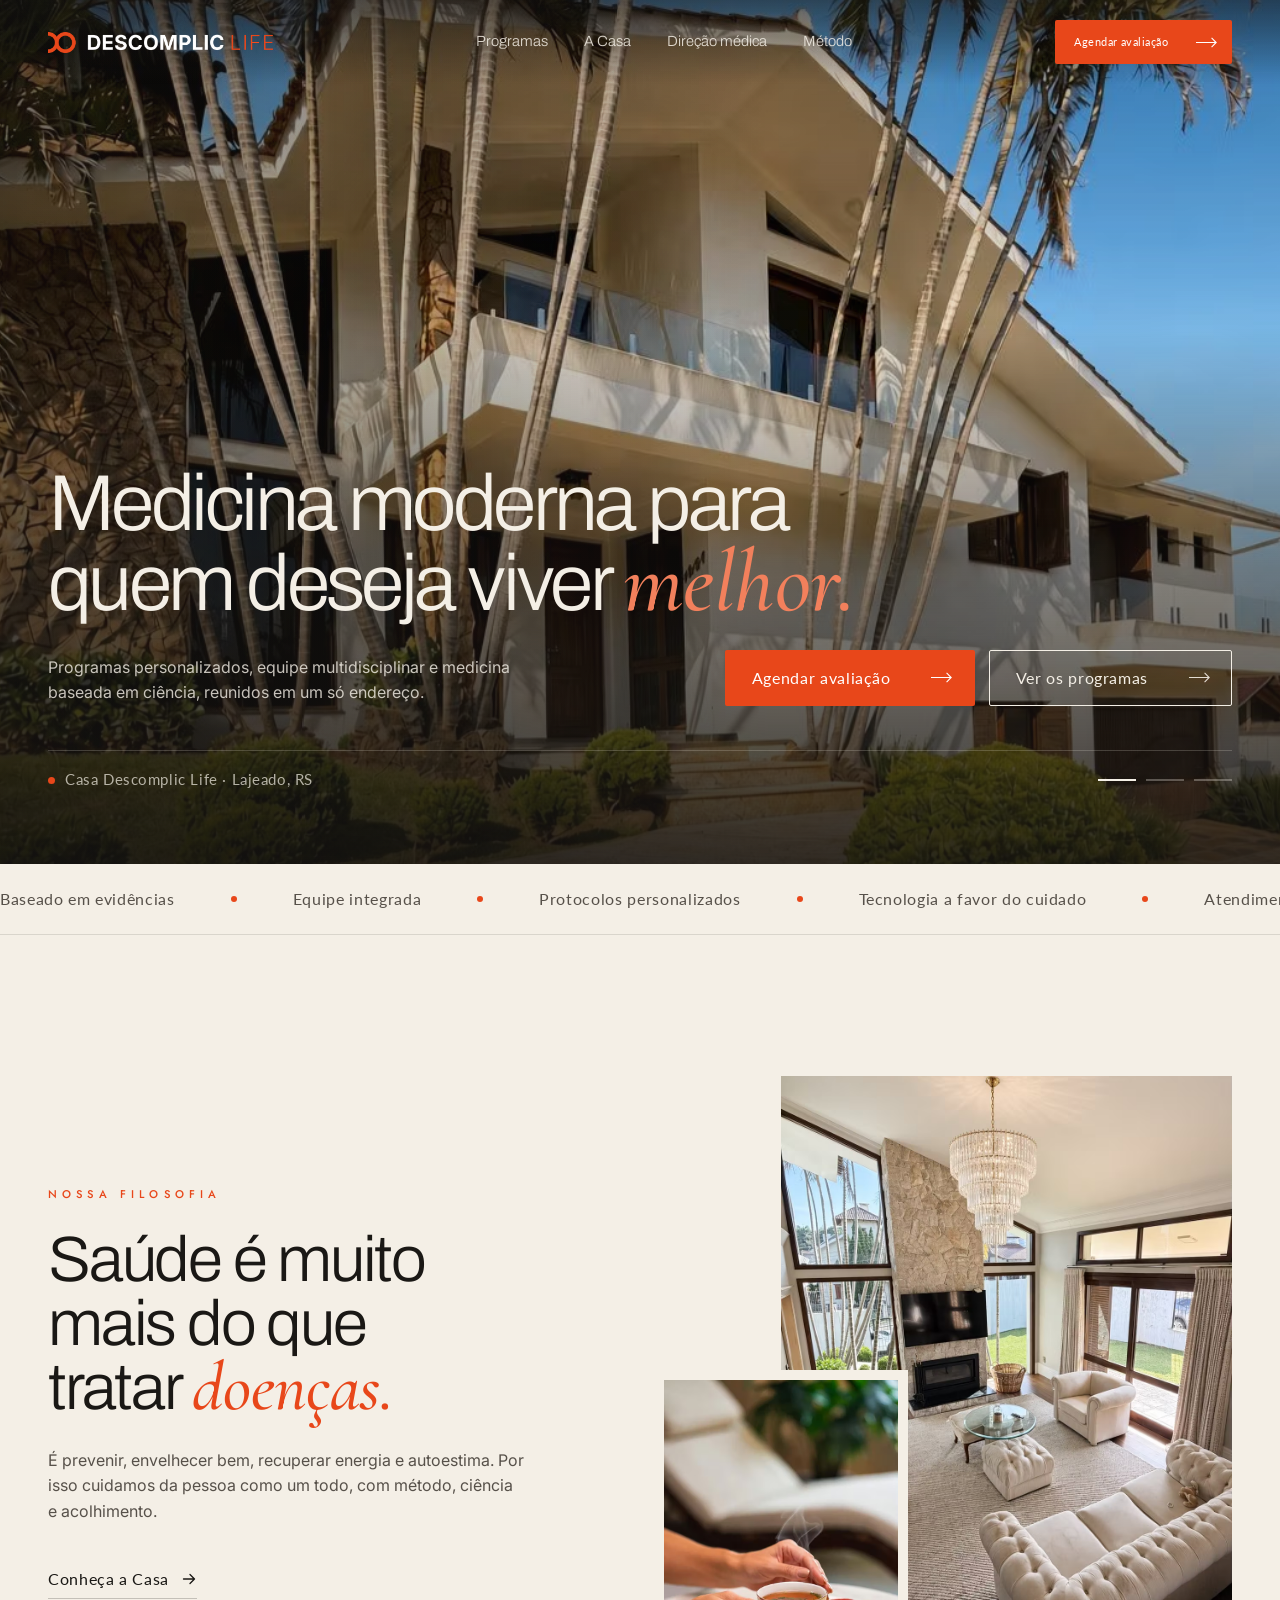
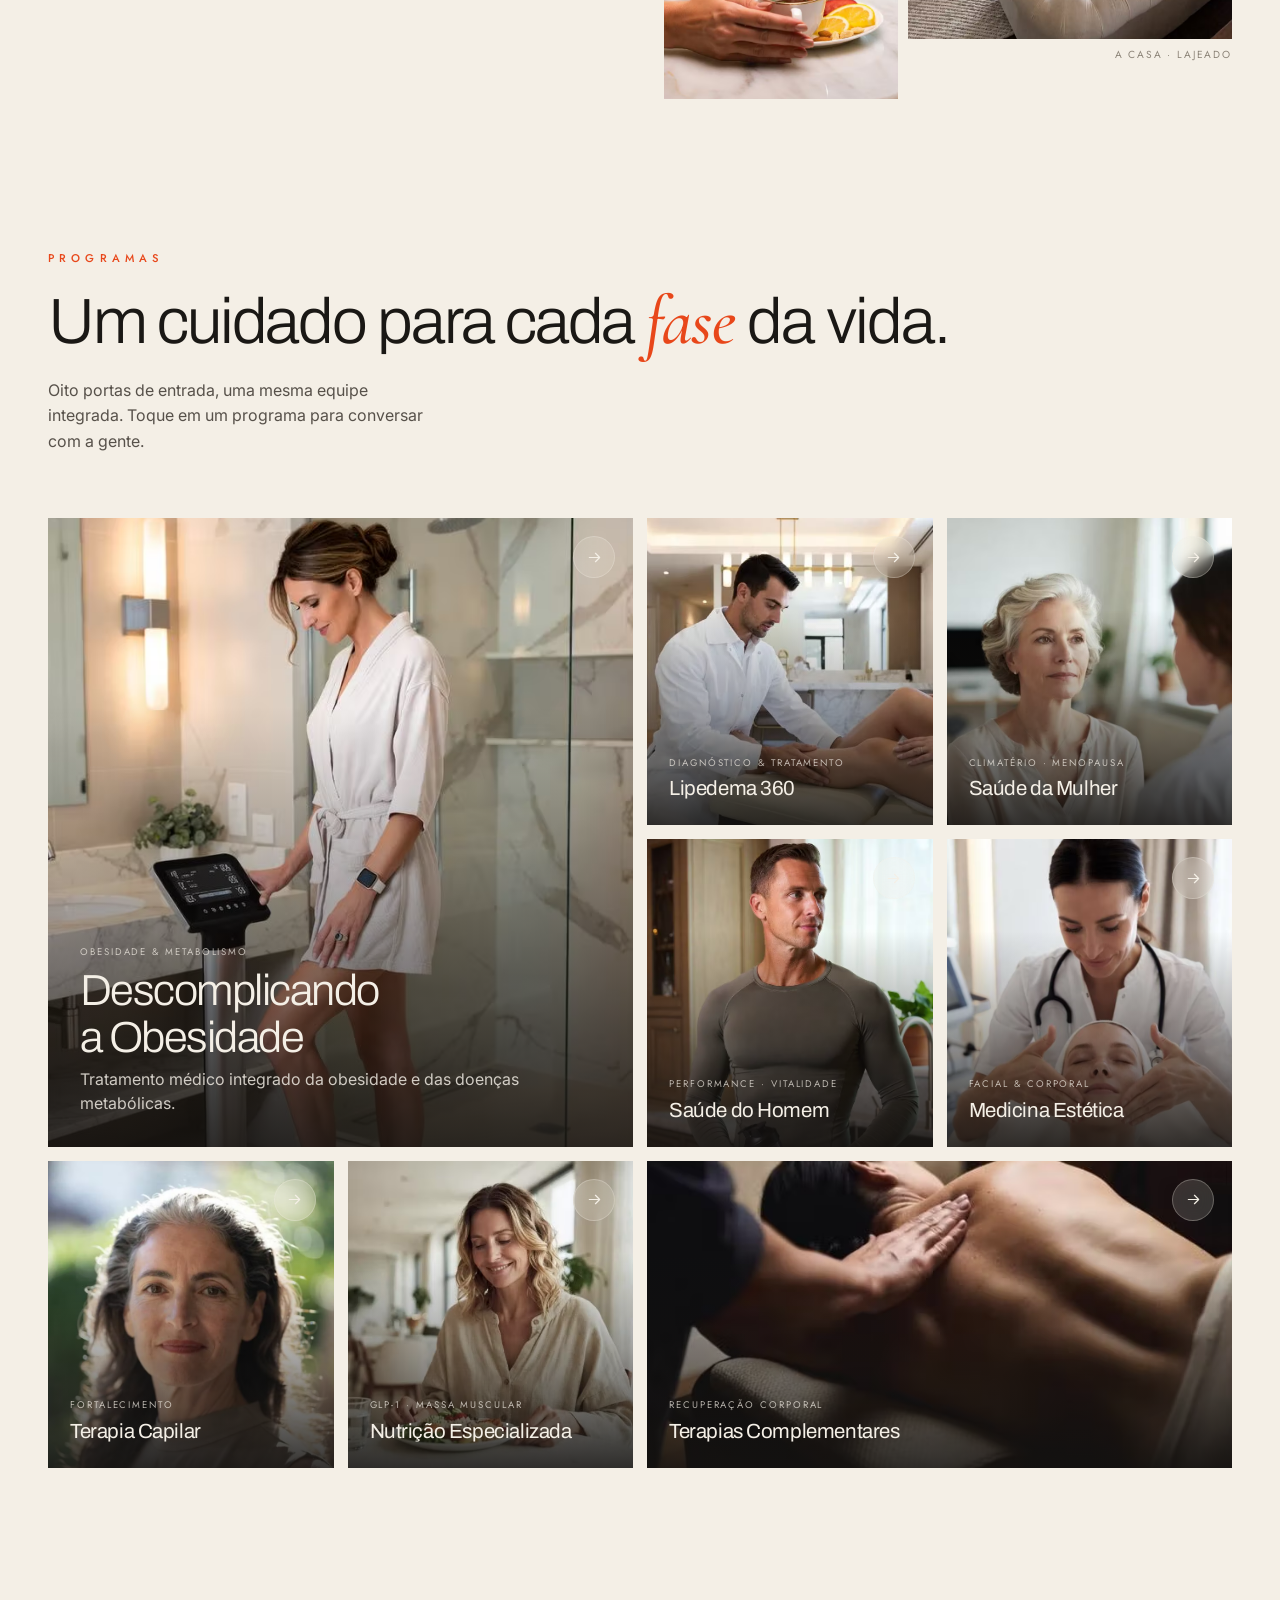
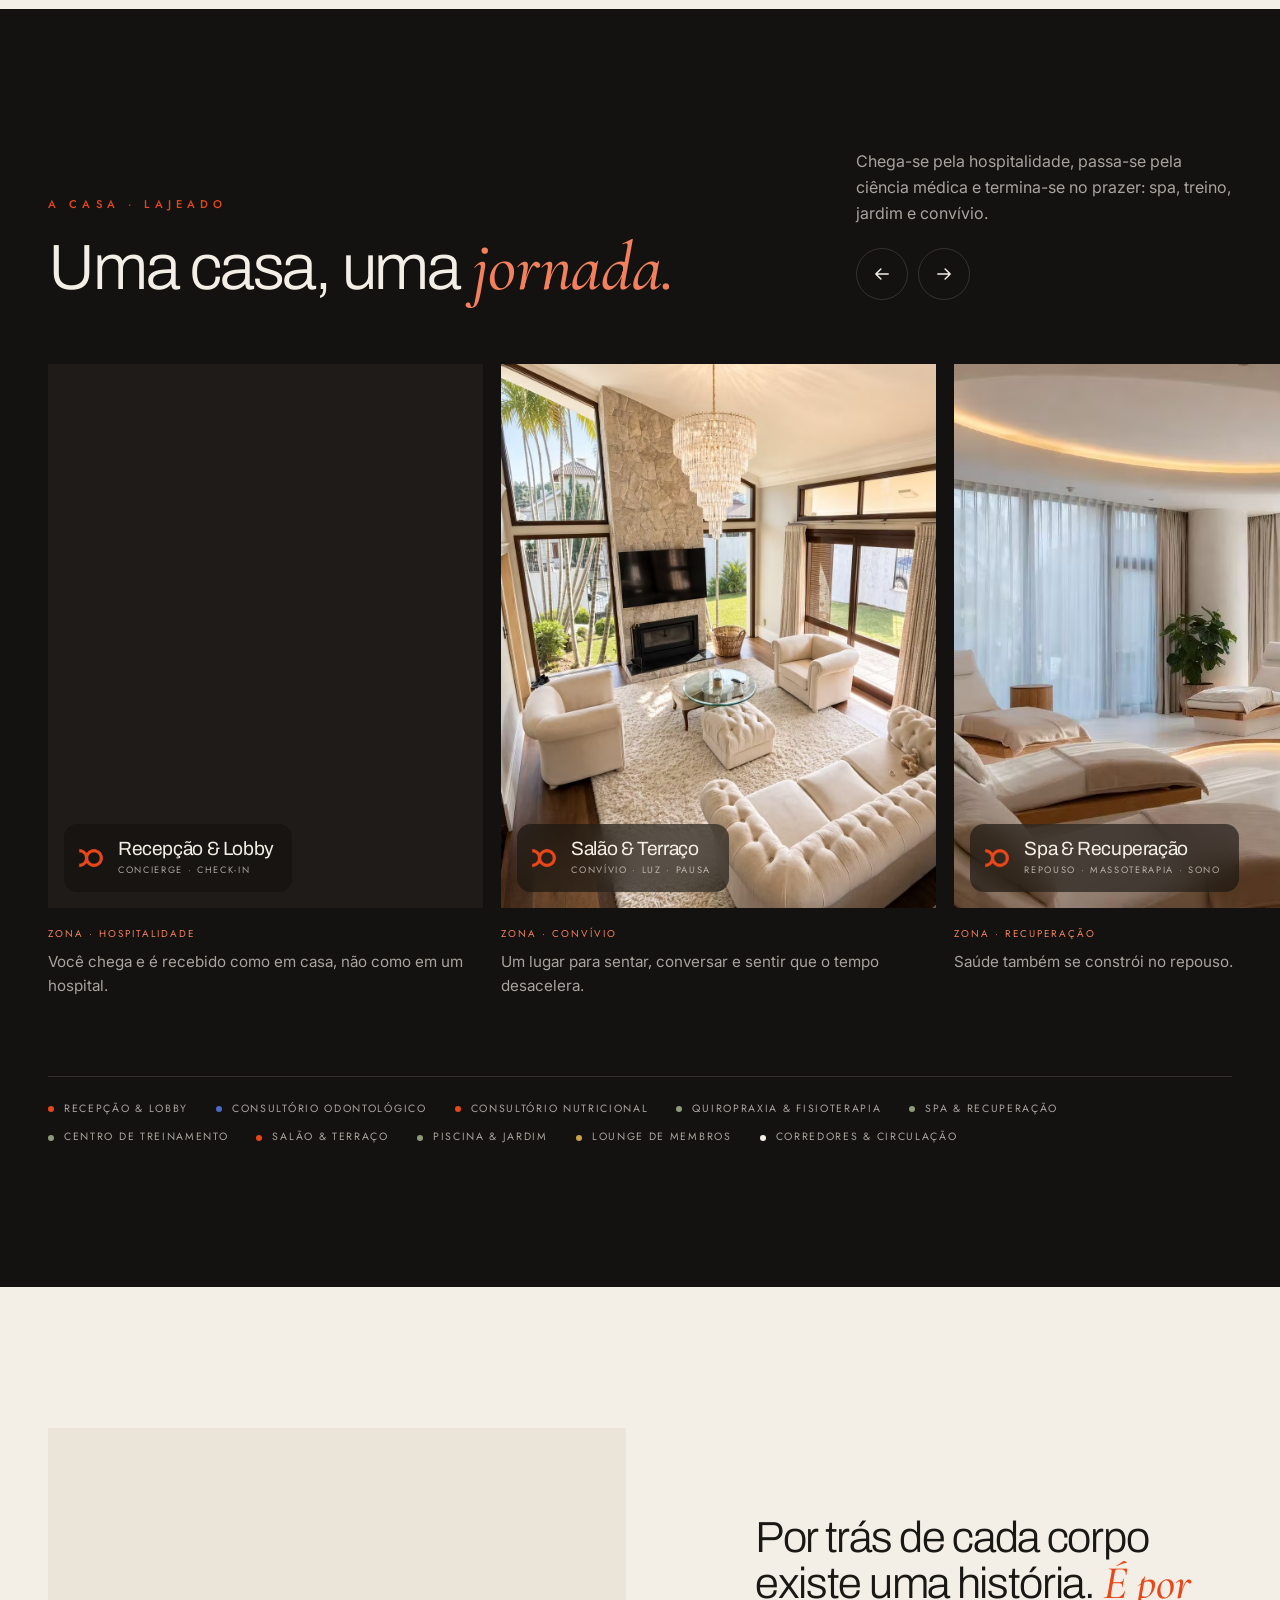
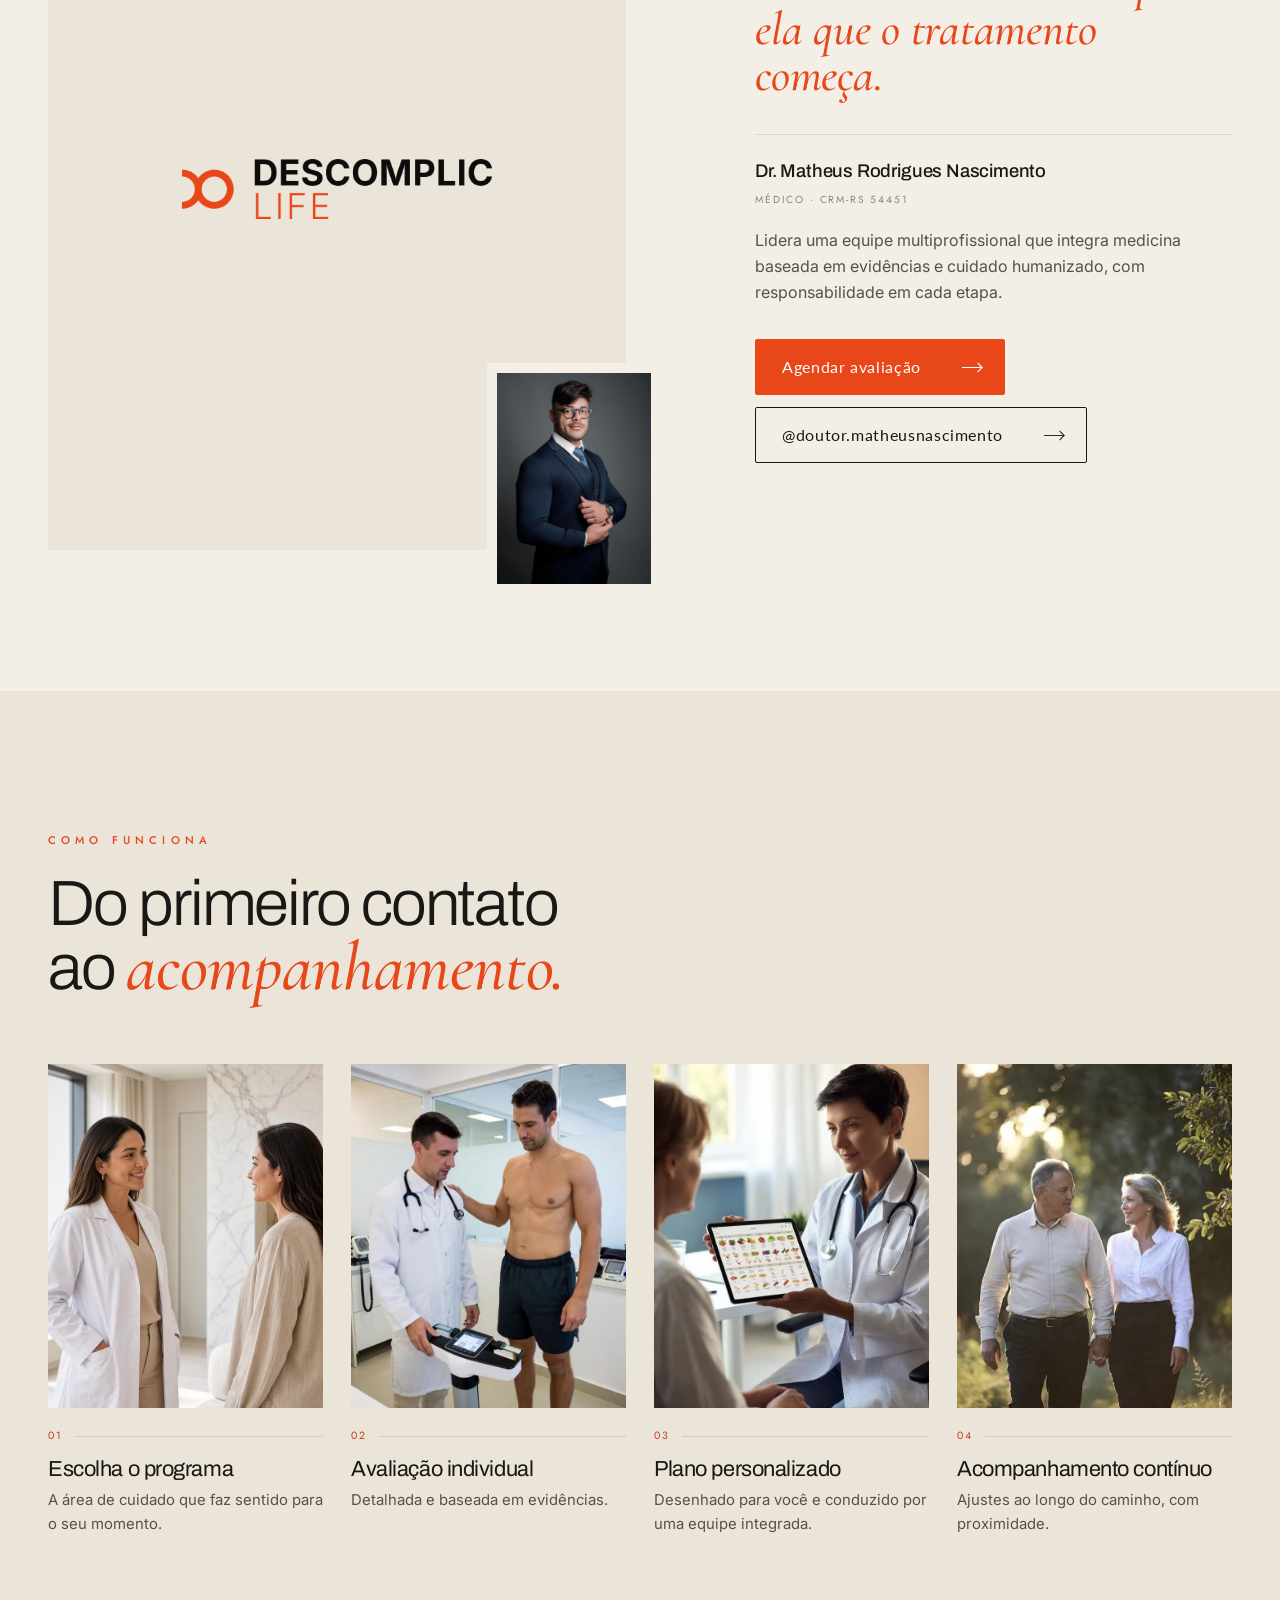
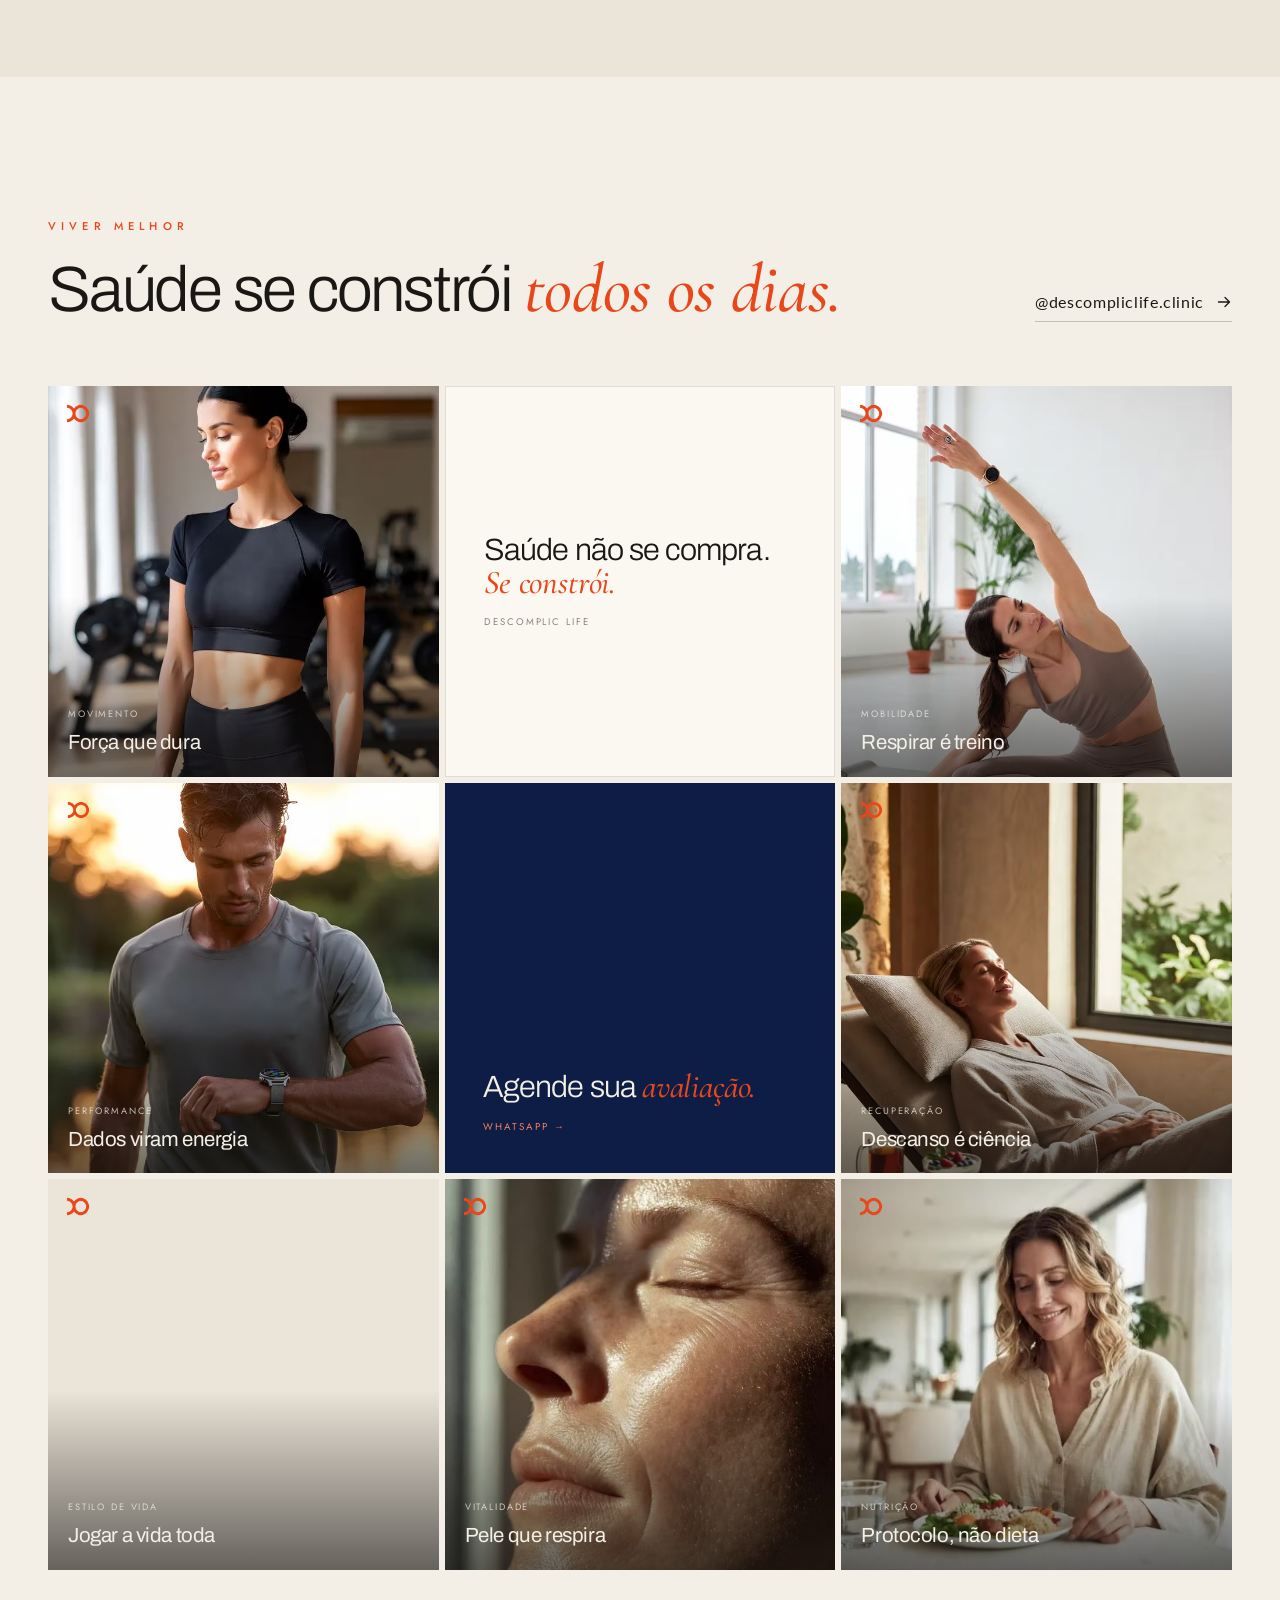
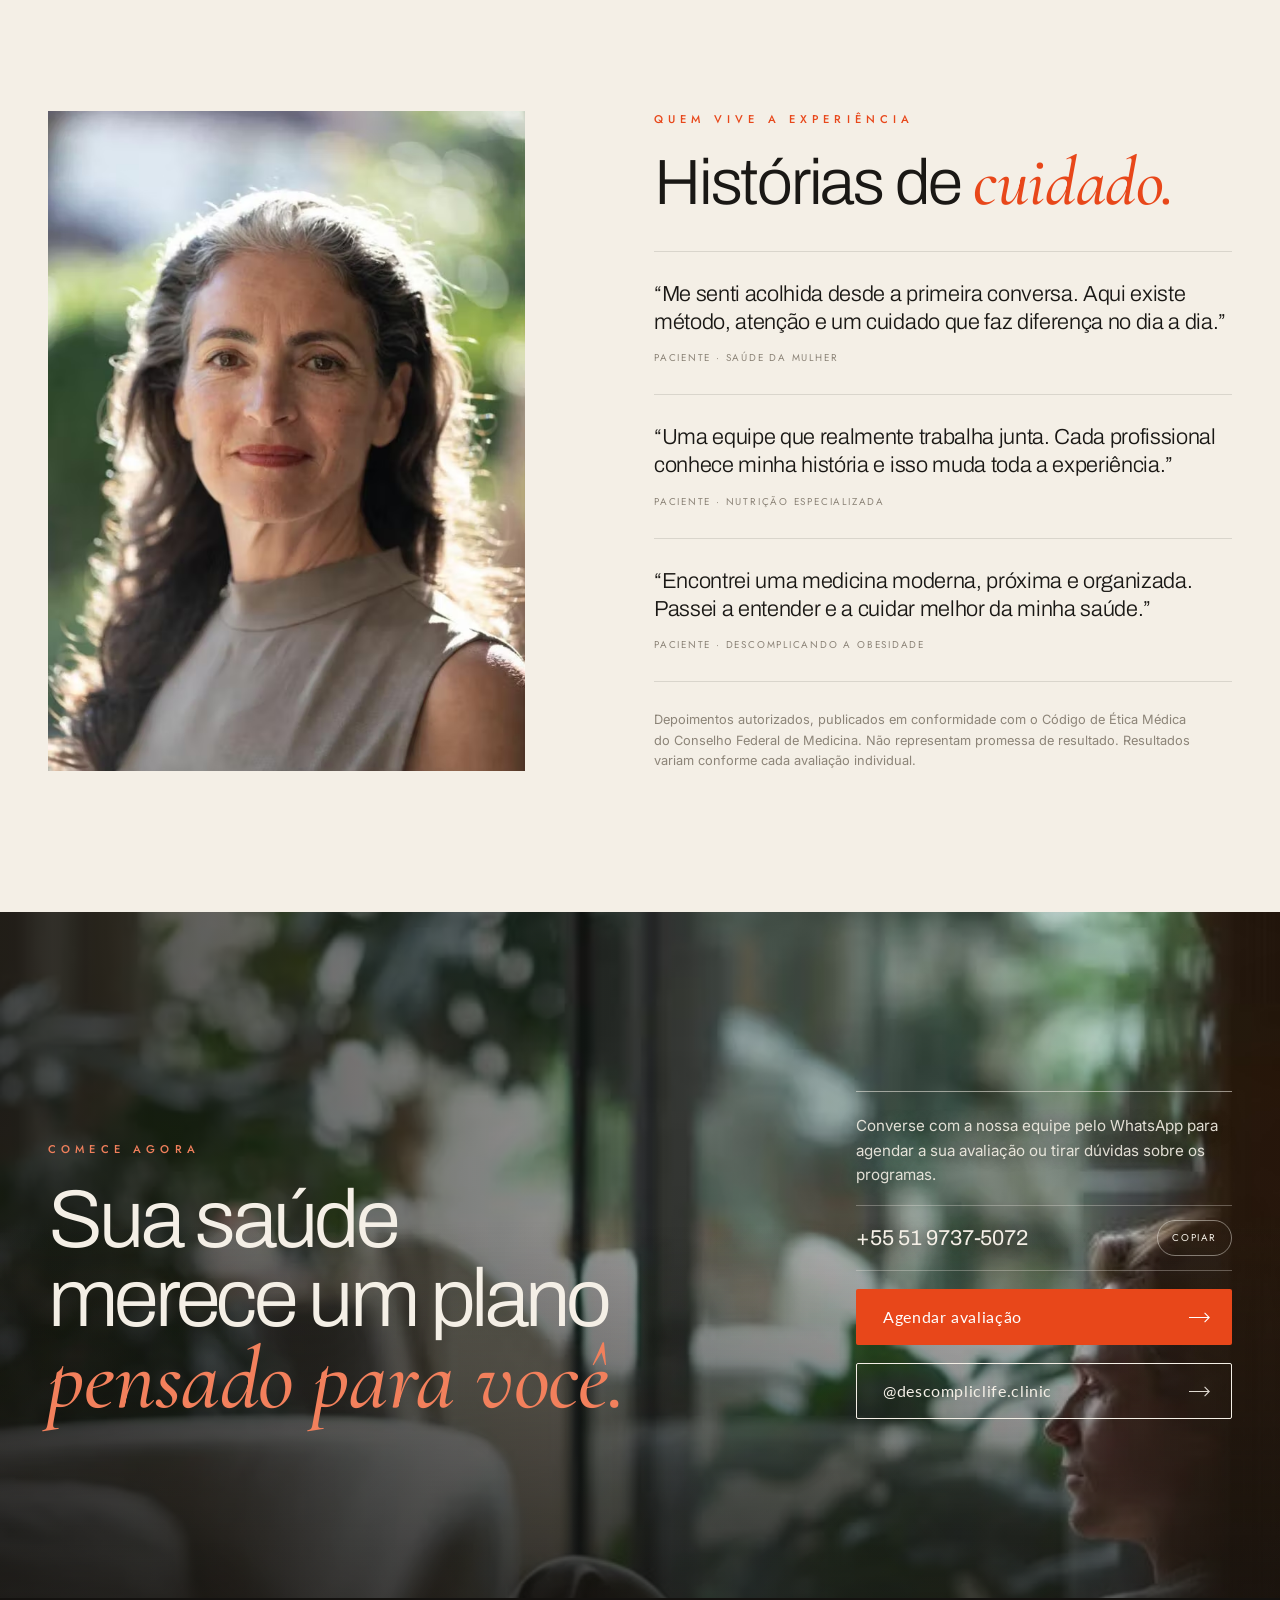
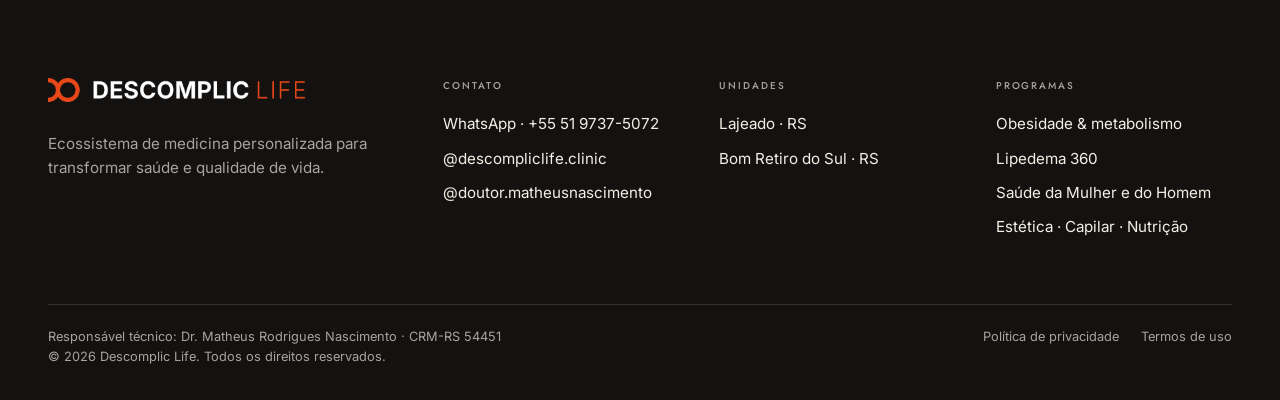
<file: index.html>
<!DOCTYPE html>
<html lang="pt-BR">
<head>
<meta charset="utf-8">
<meta name="viewport" content="width=device-width, initial-scale=1, viewport-fit=cover">
<title>Descomplic Life</title>
<meta name="description" content="Descomplic Life, em Lajeado (RS). Medicina personalizada, oito programas especializados e equipe multidisciplinar sob direção médica do Dr. Matheus Rodrigues Nascimento, CRM-RS 54451.">
<link rel="canonical" href="https://www.descompliclife.com/">
<link rel="icon" type="image/png" href="favicon.png">
<link rel="apple-touch-icon" href="apple-touch-icon.png">
<meta name="theme-color" content="#F4EFE6">
<meta property="og:type" content="website">
<meta property="og:locale" content="pt_BR">
<meta property="og:site_name" content="Descomplic Life">
<meta property="og:title" content="Descomplic Life">
<meta property="og:description" content="Descomplic Life, em Lajeado (RS). Medicina personalizada, oito programas especializados e equipe multidisciplinar sob direção médica do Dr. Matheus Rodrigues Nascimento, CRM-RS 54451.">
<meta property="og:url" content="https://www.descompliclife.com/">
<meta property="og:image" content="https://www.descompliclife.com/og-image.jpg">
<meta property="og:image:width" content="1200">
<meta property="og:image:height" content="630">
<meta property="og:image:alt" content="Fachada da Casa Descomplic Life em Lajeado, RS">
<meta name="twitter:card" content="summary_large_image">
<script type="application/ld+json">
{"@context":"https://schema.org","@type":"MedicalClinic","name":"Descomplic Life","url":"https://www.descompliclife.com/","image":"https://www.descompliclife.com/og-image.jpg","logo":"https://www.descompliclife.com/img/logo-s-light.png","description":"Descomplic Life, em Lajeado (RS). Medicina personalizada, oito programas especializados e equipe multidisciplinar sob direção médica do Dr. Matheus Rodrigues Nascimento, CRM-RS 54451.","telephone":"+55-51-9737-5072","taxID":"49.398.903/0001-61","address":[{"@type":"PostalAddress","addressLocality":"Lajeado","addressRegion":"RS","addressCountry":"BR"},{"@type":"PostalAddress","addressLocality":"Bom Retiro do Sul","addressRegion":"RS","addressCountry":"BR"}],"areaServed":["Lajeado","Bom Retiro do Sul"],"sameAs":["https://instagram.com/descompliclife.clinic","https://instagram.com/doutor.matheusnascimento"],"employee":{"@type":"Physician","name":"Dr. Matheus Rodrigues Nascimento","identifier":"CRM-RS 54451"}}
</script>
<link rel="preconnect" href="https://fonts.googleapis.com">
<link rel="preconnect" href="https://fonts.gstatic.com" crossorigin>
<link rel="stylesheet" href="https://fonts.googleapis.com/css2?family=Archivo:wght@300;400;500;800&family=Cormorant+Garamond:ital,wght@1,500&family=Inter:wght@400;500&family=Jost:wght@400;500&family=Lato:wght@400;700&display=swap">
<style>
/* Layout: "a Casa em capítulos" — full-bleed photography carries every section; paper and onyx bands alternate;
   type follows the brand kit: Archivo light for display, one italic Instrument Serif accent in orange, mono eyebrows. */
:root{
  --paper:#F4EFE6; --paper-2:#EBE4D8; --card:#FBF8F2;
  --ink:#1A1815; --ink-2:#57514A; --muted:#8C8478; --line:rgba(26,24,21,.12);
  --onyx:#141210; --onyx-2:#1E1B18; --on-dark:#F4EFE6; --on-dark-2:rgba(244,239,230,.66); --dark-line:rgba(244,239,230,.14);
  --orange:#E8471A; --orange-deep:#C93C14; --orange-soft:#F2805C;
  --navy:#0E1D45; --sage:#6F7A5F; --gold:#B8953F;
  --display:'Archivo','Inter',system-ui,sans-serif;
  --accent:'Cormorant Garamond','Garamond','Baskerville',Georgia,serif;
  --body:'Inter',system-ui,-apple-system,'Segoe UI',sans-serif;
  --mono:'Jost','Futura','Century Gothic','Avenir Next',sans-serif;
  --ease:cubic-bezier(.22,.61,.36,1);
  --ease-out:cubic-bezier(.16,1,.3,1);
  --maxw:1320px;
  color-scheme:light;
  --sym:url([data-uri]);
}
*{box-sizing:border-box}
picture{display:contents}
[hidden]{display:none!important}
html{scroll-behavior:smooth;scroll-padding-top:80px;-webkit-text-size-adjust:100%}
body{margin:0;background:var(--paper);color:var(--ink);font-family:var(--body);font-size:16px;line-height:1.6;-webkit-font-smoothing:antialiased;overflow-x:hidden}
img{max-width:100%;display:block}
a{color:inherit}
button{font:inherit}
:focus-visible{outline:2px solid var(--orange);outline-offset:3px}
h1,h2,h3,p{margin:0}
h1,h2,h3{font-weight:300;text-wrap:balance}
.wrap{max-width:var(--maxw);margin:0 auto;padding-left:max(20px,env(safe-area-inset-left,0px));padding-right:max(20px,env(safe-area-inset-right,0px))}
@media (min-width:800px){.wrap{padding-left:max(48px,env(safe-area-inset-left,0px));padding-right:max(48px,env(safe-area-inset-right,0px))}}
.eyebrow{font-family:var(--mono);font-size:.7rem;font-weight:500;letter-spacing:.46em;margin-right:-.46em;text-transform:uppercase;color:var(--orange)}
.em{font-family:var(--accent);font-style:italic;font-weight:500;font-size:1.08em;line-height:.9;color:var(--orange);letter-spacing:-.005em}
.dark .em{color:var(--orange-soft)}
.h2{font-family:var(--display);font-weight:300;font-size:clamp(2.3rem,5vw,4.4rem);line-height:1;letter-spacing:-.035em}
.lede{color:var(--ink-2);font-size:clamp(1rem,1.2vw,1.12rem);max-width:34em}
.dark{background:var(--onyx);color:var(--on-dark)}
.dark .lede{color:var(--on-dark-2)}
.sec{padding-block:clamp(88px,11vw,160px)}

/* ---------- brand lock ---------- */
.sym{display:inline-block;width:30px;aspect-ratio:1297/1004;background:var(--orange);-webkit-mask:var(--sym) center/contain no-repeat;mask:var(--sym) center/contain no-repeat;flex:none}
.lock{display:inline-flex;align-items:center;gap:12px;text-decoration:none;line-height:1}
.lock img{height:21px;width:auto;max-width:none;display:block}
footer .lock img{height:24px}
.nav .lg-light,.nav.solid .lg-dark{display:none}
.nav.solid .lg-light{display:block}
@media (max-width:420px){.lock img{height:17px}}
.lock .wm{font-family:var(--display);font-size:1.02rem;letter-spacing:.01em;white-space:nowrap}
.lock .wm b{font-weight:800;letter-spacing:.06em;font-size:.86em}
.lock .wm span{font-weight:400}

/* ---------- buttons ---------- */
/* buttons: squared, label + divided arrow cell; fill sweeps in from the left on hover */
.btn{--arw:url("data:image/svg+xml,%3Csvg xmlns='http://www.w3.org/2000/svg' viewBox='0 0 24 12'%3E%3Cpath d='M0 6h22M17 1l5 5-5 5' fill='none' stroke='black' stroke-width='1.2'/%3E%3C/svg%3E");
  display:inline-flex;align-items:center;justify-content:space-between;gap:0;min-height:56px;padding:0 0 0 26px;border-radius:2px;border:1px solid transparent;
  font-family:var(--mono);font-size:.76rem;font-weight:500;letter-spacing:.2em;text-transform:uppercase;text-decoration:none;white-space:nowrap;cursor:pointer;
  background-repeat:no-repeat;background-size:0% 100%;background-position:0 0;
  transition:background-size .6s var(--ease-out),color .4s var(--ease),border-color .4s var(--ease)}
.btn{line-height:1}
.btn>*{align-self:center}
.btn svg{display:none}
.btn::after{content:"";flex:none;align-self:stretch;width:56px;margin-left:26px;border-left:1px solid rgba(255,255,255,.3);background:currentColor;
  -webkit-mask:var(--arw) 42% 50%/22px 11px no-repeat;mask:var(--arw) 42% 50%/22px 11px no-repeat;transition:-webkit-mask-position .5s var(--ease-out),mask-position .5s var(--ease-out)}
.btn:hover::after{-webkit-mask-position:62% 50%;mask-position:62% 50%}
.btn-o{background-color:var(--orange);background-image:linear-gradient(var(--orange-deep),var(--orange-deep));color:#fff}
.btn-o:hover{background-size:100% 100%}
.btn-line{border-color:currentColor;background-color:transparent;background-image:linear-gradient(var(--ink),var(--ink))}
.btn-line::after{border-left-color:currentColor;opacity:.9}
.btn-line:hover{background-size:100% 100%;border-color:var(--ink);color:var(--paper)}
.dark .btn-line,.hero .btn-line,.final .btn-line{background-image:linear-gradient(var(--on-dark),var(--on-dark))}
.dark .btn-line:hover,.hero .btn-line:hover,.final .btn-line:hover{border-color:var(--on-dark);color:var(--ink)}
.arrow-link{display:inline-flex;align-items:center;gap:12px;font-family:var(--mono);font-size:.72rem;letter-spacing:.16em;text-transform:uppercase;text-decoration:none;padding-block:6px;border-bottom:1px solid color-mix(in srgb,currentColor 22%,transparent);transition:border-color .4s var(--ease)}
.arrow-link:hover{border-bottom-color:color-mix(in srgb,currentColor 70%,transparent)}
.arrow-link svg{width:16px;height:16px;transition:transform .45s var(--ease)}
.arrow-link:hover svg{transform:translateX(6px)}

/* ---------- nav ---------- */
body::before{content:"";position:fixed;inset:0 0 auto;height:env(safe-area-inset-top,0px);z-index:70;background:var(--onyx);transition:background-color .5s var(--ease)}
body.scrolled::before{background:var(--paper)}
.nav{position:fixed;left:0;right:0;top:env(safe-area-inset-top,0px);z-index:60;color:var(--on-dark);transition:background-color .5s var(--ease),color .5s var(--ease),box-shadow .5s var(--ease)}
.nav::before{content:"";position:absolute;inset:0;background:linear-gradient(to bottom,rgba(20,18,16,.55),rgba(20,18,16,0));pointer-events:none;transition:opacity .5s}
.nav .row{position:relative;display:flex;align-items:center;justify-content:space-between;gap:24px;height:84px;transition:height .5s var(--ease)}
.nav .links{display:flex;gap:36px}
.nav .links a{font-family:var(--mono);font-size:.7rem;letter-spacing:.18em;text-transform:uppercase;text-decoration:none;position:relative;padding-block:8px;opacity:.86;transition:opacity .3s}
.nav .links a::after{content:"";position:absolute;left:0;right:0;bottom:2px;height:1px;background:currentColor;transform:scaleX(0);transform-origin:right;transition:transform .5s var(--ease)}
.nav .links a:hover{opacity:1}.nav .links a:hover::after{transform:scaleX(1);transform-origin:left}
.nav .btn{min-height:44px;padding:0 0 0 18px;font-size:.7rem}
.nav .btn::after{width:44px;margin-left:18px}
.nav.solid{background:rgba(244,239,230,.92);-webkit-backdrop-filter:blur(16px) saturate(1.3);backdrop-filter:blur(16px) saturate(1.3);color:var(--ink);box-shadow:0 1px 0 var(--line)}
.nav.solid::before{opacity:0}
.nav.solid .row{height:70px}
.menu-btn{display:none;width:46px;height:46px;border-radius:50%;border:1px solid currentColor;background:transparent;color:inherit;align-items:center;justify-content:center;cursor:pointer}
.menu-btn i{display:block;width:16px;height:1px;background:currentColor;box-shadow:0 -5px 0 currentColor,0 5px 0 currentColor}
.menu-btn[aria-expanded="true"] i{box-shadow:none;transform:rotate(45deg)}
.sheet{position:fixed;inset:0;z-index:55;background:var(--onyx);color:var(--on-dark);padding:calc(110px + env(safe-area-inset-top,0px)) max(24px,env(safe-area-inset-right,0px)) calc(32px + env(safe-area-inset-bottom,0px)) max(24px,env(safe-area-inset-left,0px));display:flex;flex-direction:column;gap:8px}
.sheet a.l{font-family:var(--display);font-weight:300;font-size:2.2rem;letter-spacing:-.03em;text-decoration:none;padding-block:12px;border-bottom:1px solid var(--dark-line)}
.sheet .btn{margin-top:auto}
@media (max-width:960px){.nav .links,.nav .row>.btn{display:none}.menu-btn{display:inline-flex}}

/* ---------- hero ---------- */
.hero{position:relative;height:clamp(640px,96svh,940px);color:var(--on-dark);background:var(--onyx);overflow:hidden;isolation:isolate}
.slides{position:absolute;inset:0;z-index:-2}
.slide{position:absolute;inset:0;opacity:0;transition:opacity 1.6s var(--ease)}
.slide.on{opacity:1}
.slide img{position:absolute;left:0;top:0;width:100%;height:100%;object-fit:cover;transform:scale(1.04);transform-origin:50% 70%}
.slide img{object-position:var(--pos,center)}
@media (max-width:700px){.slide img{transform-origin:50% 30%;object-position:var(--mpos,center)}}
.slide.on img{animation:kb 9s linear both}
@keyframes kb{from{transform:scale(1.12)}to{transform:scale(1.02)}}
.hero::after{content:"";position:absolute;inset:0;z-index:-1;background:
  linear-gradient(to top,rgba(20,18,16,.88) 0%,rgba(20,18,16,.5) 34%,rgba(20,18,16,.08) 62%,rgba(20,18,16,.3) 100%),
  linear-gradient(to right,rgba(20,18,16,.45),rgba(20,18,16,0) 60%)}
.hero .inner{height:100%;display:flex;flex-direction:column;justify-content:flex-end;padding-bottom:clamp(40px,6vw,72px)}
.chip{display:inline-flex;align-items:center;gap:10px;align-self:flex-start;padding:9px 16px;border-radius:999px;border:1px solid rgba(244,239,230,.28);background:rgba(20,18,16,.25);-webkit-backdrop-filter:blur(10px);backdrop-filter:blur(10px);font-family:var(--mono);font-size:.66rem;letter-spacing:.2em;text-transform:uppercase}
.chip::before{content:"";width:7px;height:7px;border-radius:50%;background:var(--orange)}
.hero h1{font-family:var(--display);font-weight:300;font-size:clamp(2.9rem,6.2vw,5.8rem);line-height:.95;letter-spacing:-.045em;margin-top:22px;max-width:13em}
.hero h1 .em{font-size:1.12em;color:var(--orange-soft)}
.hero .row2{display:flex;flex-wrap:wrap;align-items:flex-end;justify-content:space-between;gap:24px 48px;margin-top:28px}
.hero .sub{max-width:30em;color:rgba(244,239,230,.8);font-size:clamp(1rem,1.25vw,1.1rem)}
.hero .ctas{display:flex;flex-wrap:wrap;gap:14px}
.hero .meta{display:flex;align-items:center;justify-content:space-between;gap:24px;margin-top:clamp(28px,3.6vw,44px);padding-top:16px;border-top:1px solid rgba(244,239,230,.2);font-family:var(--mono);font-size:.66rem;letter-spacing:.18em;text-transform:uppercase;color:rgba(244,239,230,.7)}
.dots{display:flex;gap:10px;align-items:center}
.dots button{width:38px;height:24px;padding:0;border:0;background:none;cursor:pointer;position:relative}
.dots button::before{content:"";position:absolute;left:0;right:0;top:50%;height:2px;background:rgba(244,239,230,.3)}
.dots button::after{content:"";position:absolute;left:0;top:50%;height:2px;width:0;background:var(--on-dark)}
.dots button.on::after{animation:fill 6.5s linear forwards}
@keyframes fill{to{width:100%}}
@media (max-width:640px){.hero .meta .cap #slideCap,.hero .meta .cap>span+span{display:none}.hero .meta>span:nth-child(2){display:none}.hero .ctas{width:100%}.hero .ctas .btn{flex:1 1 100%}}
@media (prefers-reduced-motion:no-preference){
  .hero h1,.hero .row2,.hero .meta{animation:up 1.2s var(--ease-out) both}
  .hero .row2{animation-delay:.16s}.hero .meta{animation-delay:.3s}
}
@keyframes up{from{opacity:0;transform:translateY(26px)}to{opacity:1;transform:none}}

/* ---------- marquee ---------- */
.marq{border-bottom:1px solid var(--line);overflow:hidden;background:var(--paper)}
.marq .track{display:flex;width:max-content;gap:56px;padding-block:22px;animation:mq 46s linear infinite}
.marq span{font-family:var(--mono);font-size:.72rem;letter-spacing:.2em;text-transform:uppercase;color:var(--ink-2);display:inline-flex;align-items:center;gap:56px;white-space:nowrap}
.marq span::after{content:"";width:6px;height:6px;border-radius:50%;background:var(--orange)}
@keyframes mq{to{transform:translateX(-50%)}}

/* ---------- welcome ---------- */
.welcome .grid{display:grid;grid-template-columns:repeat(12,minmax(0,1fr));column-gap:28px;row-gap:56px;align-items:center}
.welcome .txt{grid-column:1/6;min-width:0}
.welcome .h2{margin-top:24px}
.welcome .lede{margin-top:28px}
.welcome .txt .arrow-link{margin-top:36px}
.welcome .pics{grid-column:7/13;position:relative;min-width:0;padding-bottom:12%}
.welcome .p1{width:78%;margin-left:auto;aspect-ratio:4/5;overflow:hidden}
.welcome .p2{position:absolute;left:0;bottom:0;width:44%;aspect-ratio:3/4;overflow:hidden;border:10px solid var(--paper)}
.welcome .pics img{width:100%;height:100%;object-fit:cover}
.welcome .tag{position:absolute;right:0;top:calc(100% - 12% + 14px);font-family:var(--mono);font-size:.64rem;letter-spacing:.18em;text-transform:uppercase;color:var(--muted)}
@media (max-width:900px){.welcome .txt,.welcome .pics{grid-column:1/-1}}

/* reveal: images ease in from a slight zoom; content is visible at rest */
.zoom{overflow:hidden}
.zoom img{transition:transform 1.6s var(--ease-out)}
.js .zoom:not(.seen) img{transform:scale(1.1)}

/* ---------- programs ---------- */
.programs .head{display:flex;flex-wrap:wrap;align-items:flex-end;justify-content:space-between;gap:24px 48px;margin-bottom:clamp(40px,5vw,64px)}
.programs .head .h2{margin-top:22px}
.programs .head .lede{max-width:24em}
.pgrid{display:grid;grid-template-columns:repeat(4,minmax(0,1fr));grid-auto-rows:clamp(240px,24vw,340px);gap:14px}
.pc{position:relative;overflow:hidden;text-decoration:none;color:var(--on-dark);background:var(--onyx);isolation:isolate}
.pc img{position:absolute;inset:0;width:100%;height:100%;object-fit:cover;z-index:-2;transition:transform 1.4s var(--ease-out)}
.pc::after{content:"";position:absolute;inset:0;z-index:-1;background:linear-gradient(to top,rgba(20,18,16,.86) 0%,rgba(20,18,16,.3) 42%,rgba(20,18,16,0) 70%);transition:background-color .6s}
.pc .in{position:absolute;inset:auto 0 0 0;padding:22px 22px 20px;display:grid;gap:6px}
.pc .k{font-family:var(--mono);font-size:.6rem;letter-spacing:.2em;text-transform:uppercase;color:rgba(244,239,230,.72)}
.pc h3{font-family:var(--display);font-weight:400;font-size:clamp(1.2rem,1.6vw,1.5rem);line-height:1.08;letter-spacing:-.02em}
.pc .d{font-size:.88rem;line-height:1.5;color:rgba(244,239,230,.82);max-height:0;opacity:0;overflow:hidden;transition:max-height .6s var(--ease),opacity .5s var(--ease)}
.pc .go{position:absolute;top:18px;right:18px;width:42px;height:42px;border-radius:50%;display:grid;place-items:center;background:rgba(244,239,230,.16);-webkit-backdrop-filter:blur(8px);backdrop-filter:blur(8px);border:1px solid rgba(244,239,230,.28);transition:background-color .4s,transform .5s var(--ease)}
.pc .go svg{width:15px;height:15px}
.pc:hover img{transform:scale(1.06)}
.pc:hover .d,.pc:focus-visible .d{max-height:6em;opacity:1}
.pc:hover .go{background:var(--orange);border-color:var(--orange);transform:rotate(-45deg)}
.pc.big{grid-column:span 2;grid-row:span 2}
.pc.wide{grid-column:span 2}
.pc.big h3{font-size:clamp(1.9rem,3.4vw,3.2rem);font-weight:300;letter-spacing:-.035em}
.pc.big .in{padding:32px}
.pc.big .d{max-height:none;opacity:1;font-size:1rem;max-width:28em}
.pc .flag{justify-self:start;margin-bottom:8px;font-family:var(--mono);font-size:.6rem;letter-spacing:.18em;text-transform:uppercase;padding:7px 12px;border-radius:999px;background:var(--orange);color:#fff}
.ptile{background:var(--card);border:1px solid var(--line);padding:26px;display:flex;flex-direction:column;justify-content:space-between;gap:20px;text-decoration:none}
.ptile p{font-family:var(--display);font-weight:300;font-size:clamp(1.35rem,1.9vw,1.75rem);line-height:1.12;letter-spacing:-.025em}
.ptile .arrow-link{align-self:flex-start;color:var(--orange-deep)}
@media (max-width:1000px){.pgrid{grid-template-columns:repeat(2,minmax(0,1fr));grid-auto-rows:clamp(220px,52vw,320px)}.pc.big{grid-row:span 2}}
@media (max-width:560px){.pgrid{gap:10px;grid-auto-rows:62vw}.pc .in{padding:14px 14px 14px}.pc h3{font-size:1.08rem}.pc .go{width:34px;height:34px;top:10px;right:10px}.pc.big{grid-row:span 2}.pc.big .in{padding:20px}.ptile{padding:18px}.ptile p{font-size:1.15rem}}
@media (hover:none){.pc .d{display:none}.pc.big .d{display:block}}

/* ---------- a casa ---------- */
.casa .head{display:grid;grid-template-columns:repeat(12,minmax(0,1fr));column-gap:28px;row-gap:24px;align-items:end;margin-bottom:clamp(40px,5vw,64px)}
.casa .head .t{grid-column:1/8}
.casa .head .h2{margin-top:22px}
.casa .head .side{grid-column:9/13;display:grid;gap:22px}
.rail-ctrl{display:flex;gap:10px}
.rail-ctrl button{width:52px;height:52px;border-radius:50%;border:1px solid var(--dark-line);background:transparent;color:var(--on-dark);display:grid;place-items:center;cursor:pointer;transition:background-color .35s,border-color .35s,color .35s}
.rail-ctrl button:hover{background:var(--on-dark);color:var(--ink);border-color:var(--on-dark)}
.rail-ctrl svg{width:18px;height:18px}
@media (max-width:900px){.casa .head .t,.casa .head .side{grid-column:1/-1}}
.rail{display:flex;gap:18px;overflow-x:auto;scroll-snap-type:x mandatory;scrollbar-width:none;padding-left:max(20px,env(safe-area-inset-left,0px));padding-right:max(20px,env(safe-area-inset-right,0px));scroll-padding-left:max(20px,env(safe-area-inset-left,0px))}
@media (min-width:800px){.rail{padding-left:max(48px,calc((100vw - var(--maxw))/2 + 48px));padding-right:48px;scroll-padding-left:max(48px,calc((100vw - var(--maxw))/2 + 48px))}}
.rail::-webkit-scrollbar{display:none}
.room{flex:0 0 clamp(280px,34vw,500px);scroll-snap-align:start;margin:0}
.room .ph{position:relative;aspect-ratio:4/5;overflow:hidden;background:var(--onyx-2)}
.room.wide{flex-basis:clamp(300px,52vw,780px)}
.room.wide .ph{aspect-ratio:auto;height:100%;min-height:0}
.room .ph img{width:100%;height:100%;object-fit:cover;transition:transform 1.4s var(--ease-out)}
.room:hover .ph img{transform:scale(1.04)}
.room .label{position:absolute;left:16px;bottom:16px;display:flex;align-items:center;gap:14px;padding:14px 18px 14px 14px;border-radius:14px;background:rgba(20,18,16,.62);-webkit-backdrop-filter:blur(14px);backdrop-filter:blur(14px);max-width:calc(100% - 32px)}
.room .label .sym{width:26px}
.room .label b{display:block;font-family:var(--display);font-weight:400;font-size:1.2rem;letter-spacing:-.02em;line-height:1.1}
.room .label small{display:block;margin-top:4px;font-family:var(--mono);font-size:.58rem;letter-spacing:.18em;text-transform:uppercase;color:var(--on-dark-2)}
.room figcaption{margin-top:18px;display:grid;gap:8px;max-width:32em}
.room figcaption .z{font-family:var(--mono);font-size:.62rem;letter-spacing:.2em;text-transform:uppercase;color:var(--orange-soft)}
.room figcaption p{color:var(--on-dark-2);font-size:.95rem}
.rooms-list{margin-top:clamp(48px,6vw,80px);padding-top:24px;border-top:1px solid var(--dark-line);display:flex;flex-wrap:wrap;gap:12px 28px;font-family:var(--mono);font-size:.66rem;letter-spacing:.16em;text-transform:uppercase;color:var(--on-dark-2)}
.rooms-list li{list-style:none;display:flex;align-items:center;gap:10px}
.rooms-list li::before{content:"";width:6px;height:6px;border-radius:50%;background:var(--c,var(--orange))}
.rooms-list{padding-left:0;margin-bottom:0}

/* ---------- doctor ---------- */
.doc .grid{display:grid;grid-template-columns:repeat(12,minmax(0,1fr));column-gap:28px;row-gap:56px;align-items:center}
.doc .pics{grid-column:1/7;position:relative;min-width:0}
.doc .plate{aspect-ratio:4/5;background:var(--paper-2);color:var(--ink);display:flex;flex-direction:column;align-items:center;justify-content:center;gap:clamp(22px,3vw,36px);padding:8%;text-align:center}
.doc .plate img{width:min(64%,420px);height:auto}
.doc .plate .wm{font-family:var(--display);font-size:clamp(1.3rem,2.4vw,2rem);letter-spacing:.01em;white-space:nowrap}
.doc .plate .wm b{font-weight:800;letter-spacing:.06em;font-size:.86em}
.doc .plate .wm span{font-weight:400}
.doc .plate small{font-family:var(--mono);font-size:.66rem;letter-spacing:.4em;margin-right:-.4em;text-transform:uppercase;color:var(--on-dark-2)}
.doc .main{aspect-ratio:4/5;overflow:hidden;background:#3a3c41}
.doc .main img{width:100%;height:100%;object-fit:cover;object-position:center 15%}
.doc .side{position:absolute;right:-6%;bottom:-6%;width:30%;aspect-ratio:3/4;overflow:hidden;border:10px solid var(--paper);background:#3a3c41}
.doc .side img{width:100%;height:100%;object-fit:cover;object-position:center 10%}
.doc .badge{position:absolute;left:18px;top:18px;font-family:var(--mono);font-size:.6rem;letter-spacing:.18em;text-transform:uppercase;padding:8px 13px;border-radius:999px;background:rgba(20,18,16,.55);color:var(--on-dark);-webkit-backdrop-filter:blur(10px);backdrop-filter:blur(10px)}
.doc .txt{grid-column:8/13;min-width:0}
.doc blockquote{margin:0;font-family:var(--display);font-weight:300;font-size:clamp(1.9rem,3.4vw,3rem);line-height:1.06;letter-spacing:-.03em}
.doc .who{margin-top:34px;padding-top:22px;border-top:1px solid var(--line)}
.doc .who b{display:block;font-family:var(--display);font-weight:500;font-size:1.15rem;letter-spacing:-.01em}
.doc .who span{display:block;margin-top:6px;font-family:var(--mono);font-size:.64rem;letter-spacing:.18em;text-transform:uppercase;color:var(--muted)}
.doc .bio{margin-top:20px;color:var(--ink-2);max-width:32em}
.doc .ctas{margin-top:34px;display:flex;flex-wrap:wrap;gap:12px}
@media (max-width:900px){.doc .pics,.doc .txt{grid-column:1/-1}.doc .pics{margin-right:6%}.doc .plate{aspect-ratio:4/3;align-items:flex-start;padding:8% 8% 8% 9%}.doc .plate img{width:min(60%,380px)}}

/* ---------- method ---------- */
.method{background:var(--paper-2)}
.method .h2{margin-top:22px;max-width:12em}
.steps{list-style:none;margin:clamp(44px,5vw,72px) 0 0;padding:0;display:grid;grid-template-columns:repeat(4,minmax(0,1fr));gap:28px}
.steps li{min-width:0}
.steps .ph{aspect-ratio:4/5;overflow:hidden;background:var(--paper)}
.steps .ph img{width:100%;height:100%;object-fit:cover}
.steps .n{margin-top:20px;display:flex;align-items:center;gap:12px;font-family:var(--mono);font-size:.66rem;letter-spacing:.2em;color:var(--orange-deep)}
.steps .n::after{content:"";flex:1;height:1px;background:var(--line)}
.steps h3{margin-top:12px;font-family:var(--display);font-weight:400;font-size:clamp(1.25rem,1.7vw,1.5rem);line-height:1.12;letter-spacing:-.02em}
.steps p{margin-top:8px;color:var(--ink-2);font-size:.93rem}
@media (max-width:900px){.steps{grid-template-columns:repeat(2,minmax(0,1fr));row-gap:44px}}
@media (max-width:480px){.steps{gap:16px;row-gap:36px}.steps p{font-size:.86rem}}

/* ---------- feed (lifestyle) ---------- */
.feed .head{display:flex;flex-wrap:wrap;justify-content:space-between;align-items:flex-end;gap:24px;margin-bottom:clamp(40px,5vw,64px)}
.feed .h2{margin-top:22px;max-width:13em}
.fgrid{display:grid;grid-template-columns:repeat(3,minmax(0,1fr));gap:6px}
.ft{position:relative;aspect-ratio:1/1;overflow:hidden;background:var(--paper-2);color:var(--on-dark);text-decoration:none;isolation:isolate}
.ft img{position:absolute;inset:0;width:100%;height:100%;object-fit:cover;z-index:-2;transition:transform 1.4s var(--ease-out)}
.ft:hover img{transform:scale(1.05)}
.ft.photo::after{content:"";position:absolute;inset:0;z-index:-1;background:linear-gradient(to top,rgba(20,18,16,.62),rgba(20,18,16,0) 46%)}
.ft .sym{position:absolute;top:18px;left:18px;width:24px}
.ft .cap{position:absolute;left:20px;right:20px;bottom:18px}
.ft .cap small{display:block;font-family:var(--mono);font-size:.58rem;letter-spacing:.2em;text-transform:uppercase;opacity:.75}
.ft .cap b{display:block;margin-top:4px;font-family:var(--display);font-weight:400;font-size:clamp(1rem,1.6vw,1.35rem);letter-spacing:-.02em}
.ft.paper{background:var(--card);color:var(--ink);border:1px solid var(--line);display:flex;flex-direction:column;justify-content:center;padding:clamp(20px,3vw,40px)}
.ft.paper .q{font-family:var(--display);font-weight:300;font-size:clamp(1.3rem,2.4vw,2.2rem);line-height:1.08;letter-spacing:-.03em}
.ft.paper small{margin-top:16px;font-family:var(--mono);font-size:.6rem;letter-spacing:.2em;text-transform:uppercase;color:var(--muted)}
.ft.navy{background:var(--navy);display:flex;flex-direction:column;justify-content:flex-end;padding:clamp(20px,3vw,40px)}
.ft.navy .q{font-family:var(--display);font-weight:300;font-size:clamp(1.3rem,2.4vw,2.2rem);line-height:1.08;letter-spacing:-.03em}
.ft.navy small{margin-top:16px;font-family:var(--mono);font-size:.62rem;letter-spacing:.2em;text-transform:uppercase;color:var(--orange-soft)}
@media (max-width:700px){.fgrid{grid-template-columns:repeat(2,minmax(0,1fr))}.fgrid .ft:last-child{display:none}.ft .sym{top:12px;left:12px;width:20px}.ft .cap{left:12px;right:12px;bottom:12px}.ft.paper,.ft.navy{padding:16px}.ft.paper .q,.ft.navy .q{font-size:1.1rem}}

/* ---------- voices ---------- */
.voices .grid{display:grid;grid-template-columns:repeat(12,minmax(0,1fr));column-gap:28px;row-gap:48px;align-items:stretch}
.voices .ph{grid-column:1/6;position:relative;overflow:hidden;min-height:420px}
.voices .ph img{position:absolute;inset:0;width:100%;height:100%;object-fit:cover}
.voices .list{grid-column:7/13;min-width:0;display:flex;flex-direction:column}
.voices .h2{margin-top:22px}
.voices figure{margin:0;padding-block:28px;border-bottom:1px solid var(--line)}
.voices figure:first-of-type{margin-top:36px;border-top:1px solid var(--line)}
.voices blockquote{margin:0;font-family:var(--display);font-weight:300;font-size:clamp(1.2rem,1.7vw,1.5rem);line-height:1.3;letter-spacing:-.015em}
.voices figcaption{margin-top:14px;font-family:var(--mono);font-size:.62rem;letter-spacing:.18em;text-transform:uppercase;color:var(--muted)}
.voices .disc{margin-top:28px;font-size:.8rem;color:var(--muted);max-width:42em}
@media (max-width:900px){.voices .ph,.voices .list{grid-column:1/-1}.voices .ph{min-height:0;aspect-ratio:4/3}}

/* ---------- final ---------- */
.final{position:relative;color:var(--on-dark);background:var(--onyx);isolation:isolate;overflow:hidden}
.final>img,.final>picture>img{position:absolute;inset:0;width:100%;height:100%;object-fit:cover;z-index:-2}
.final::after{content:"";position:absolute;inset:0;z-index:-1;background:linear-gradient(to top,rgba(20,18,16,.6),rgba(20,18,16,0) 55%),linear-gradient(to right,rgba(20,18,16,.78),rgba(20,18,16,.4) 55%,rgba(20,18,16,.12))}
.final .inner{padding-block:clamp(110px,14vw,200px);display:grid;grid-template-columns:repeat(12,minmax(0,1fr));column-gap:28px;row-gap:40px;align-items:end}
.final .t{grid-column:1/8;min-width:0}
.final h2{margin-top:22px;font-family:var(--display);font-weight:300;font-size:clamp(2.6rem,6.4vw,5.8rem);line-height:.96;letter-spacing:-.045em}
.final .em{color:var(--orange-soft)}
.final .box{grid-column:9/13;display:grid;gap:18px;padding:22px 0 0;border-top:1px solid rgba(244,239,230,.55)}
.final .box p{color:rgba(244,239,230,.9);font-size:.95rem;text-shadow:0 1px 14px rgba(20,18,16,.55)}
.final .phone{border-color:rgba(244,239,230,.3)}
.final .phone span{text-shadow:0 1px 14px rgba(20,18,16,.55)}
.final .copy{border-color:rgba(244,239,230,.45)}
.phone{display:flex;align-items:center;justify-content:space-between;gap:12px;padding-block:14px;border-top:1px solid var(--dark-line);border-bottom:1px solid var(--dark-line)}
.phone span{font-family:var(--display);font-size:1.35rem;letter-spacing:-.01em;user-select:all;font-variant-numeric:tabular-nums}
.copy{font-family:var(--mono);font-size:.62rem;letter-spacing:.16em;text-transform:uppercase;background:none;border:1px solid var(--dark-line);color:var(--on-dark);border-radius:999px;padding:9px 14px;cursor:pointer;transition:border-color .3s}
.copy:hover{border-color:var(--on-dark)}
@media (max-width:900px){.final .t,.final .box{grid-column:1/-1}.final::after{background:linear-gradient(to top,rgba(20,18,16,.9),rgba(20,18,16,.45))}}

/* ---------- footer ---------- */
footer{background:var(--onyx);color:var(--on-dark);padding-block:80px calc(32px + env(safe-area-inset-bottom,0px))}
footer .top{display:grid;grid-template-columns:1.5fr 1fr 1fr 1fr;gap:40px}
footer .about p{margin-top:22px;color:var(--on-dark-2);max-width:24em;font-size:.95rem}
footer h4{margin:0 0 18px;font-family:var(--mono);font-size:.62rem;font-weight:500;letter-spacing:.2em;text-transform:uppercase;color:var(--on-dark-2)}
footer ul{list-style:none;margin:0;padding:0;display:grid;gap:10px;font-size:.95rem}
footer ul a{text-decoration:none;background:linear-gradient(currentColor,currentColor) 0 100%/0 1px no-repeat;transition:background-size .4s var(--ease)}
footer ul a:hover{background-size:100% 1px}
footer .big{margin-top:72px;font-family:var(--display);font-weight:800;font-size:clamp(2.6rem,10.4vw,10.6rem);line-height:.8;letter-spacing:-.04em;color:var(--onyx-2);-webkit-text-stroke:1px rgba(244,239,230,.1);white-space:nowrap;overflow:hidden;user-select:none}
footer .big span{font-weight:300}
footer .bot{margin-top:64px;padding-top:22px;border-top:1px solid var(--dark-line);display:flex;flex-wrap:wrap;justify-content:space-between;gap:12px 32px;font-size:.8rem;color:var(--on-dark-2)}
footer .bot nav{display:flex;gap:22px}
footer .bot a{text-decoration:none}
footer .bot a:hover{text-decoration:underline}
@media (max-width:900px){footer .top{grid-template-columns:1fr 1fr}footer .about{grid-column:1/-1}}
@media (max-width:480px){footer .top{grid-template-columns:1fr}}

/* ---------- mobile bar ---------- */
.bar{position:fixed;left:0;right:0;bottom:0;z-index:50;padding:12px max(16px,env(safe-area-inset-right,0px)) calc(12px + env(safe-area-inset-bottom,0px)) max(16px,env(safe-area-inset-left,0px));background:rgba(244,239,230,.9);-webkit-backdrop-filter:blur(16px);backdrop-filter:blur(16px);box-shadow:0 -1px 0 var(--line);transform:translateY(110%);transition:transform .55s var(--ease)}
.bar.show{transform:none}
.bar .btn{width:100%}
@media (min-width:961px){.bar{display:none}}

@media (prefers-reduced-motion:reduce){*,*::before,*::after{animation:none!important;transition:none!important}html{scroll-behavior:auto}.js .zoom:not(.seen) img{transform:none}}

/* ---------- Lato em botões, faixa e etiquetas; Archivo no menu ---------- */
:root{--clean:'Lato','Inter',system-ui,sans-serif}
.btn,.arrow-link,.chip,.hero .meta,.marq span{font-family:var(--clean);font-weight:400;letter-spacing:.04em;word-spacing:normal;text-transform:none}
.btn{font-size:1rem}
.arrow-link{font-size:.98rem}
.chip,.hero .meta{font-size:.92rem}
.marq span{font-size:1.02rem}
.nav .links a{font-family:var(--display);font-weight:300;font-size:.92rem;letter-spacing:0;text-transform:none}
.sheet a.l{font-family:var(--display);font-weight:300;font-size:1.65rem;letter-spacing:-.02em;line-height:1.2;padding-block:14px}
@media (max-width:640px){.hero .meta{flex-wrap:wrap;row-gap:14px}.hero .meta .cap{flex:1 1 100%;white-space:nowrap}}
</style>
</head>
<body>

<svg width="0" height="0" style="position:absolute" aria-hidden="true">
  <symbol id="wa" viewBox="0 0 24 24"><path fill="currentColor" d="M12 2a10 10 0 0 0-8.6 15l-1.3 4.8 4.9-1.3A10 10 0 1 0 12 2zm0 18.3a8.3 8.3 0 0 1-4.2-1.2l-.3-.2-2.9.8.8-2.8-.2-.3A8.3 8.3 0 1 1 12 20.3zm4.6-6.2c-.3-.1-1.5-.7-1.7-.8s-.4-.1-.5.1-.6.8-.8 1-.3.2-.6.1a6.8 6.8 0 0 1-2-1.2 7.5 7.5 0 0 1-1.4-1.7c-.1-.3 0-.4.1-.5l.4-.5.3-.4v-.4l-.8-2c-.2-.5-.4-.4-.6-.4h-.5a1 1 0 0 0-.7.3 3 3 0 0 0-.9 2.2 5.2 5.2 0 0 0 1 2.5 11.7 11.7 0 0 0 4.5 4c.6.3 1.1.4 1.5.5a3.6 3.6 0 0 0 1.6.1c.5-.1 1.5-.6 1.7-1.2s.2-1.1.2-1.2z"/></symbol>
  <symbol id="arr" viewBox="0 0 16 16"><path d="M2.5 8h11M9 3.5 13.5 8 9 12.5" fill="none" stroke="currentColor" stroke-width="1.3" stroke-linecap="round" stroke-linejoin="round"/></symbol>
  <symbol id="arl" viewBox="0 0 16 16"><path d="M13.5 8h-11M7 3.5 2.5 8 7 12.5" fill="none" stroke="currentColor" stroke-width="1.3" stroke-linecap="round" stroke-linejoin="round"/></symbol>
</svg>

<header class="nav" id="nav">
  <div class="wrap row">
    <a class="lock" href="#top" aria-label="Descomplic Life, início"><img class="lg-dark" src="img/logo-h-dark.png" alt="" width="760" height="71"><img class="lg-light" src="img/logo-h-light.png" alt="" width="760" height="71"></a>
    <nav class="links" aria-label="Seções">
      <a href="#programas">Programas</a><a href="#casa">A Casa</a><a href="#direcao">Direção médica</a><a href="#metodo">Método</a>
    </nav>
    <a class="btn btn-o" href="https://wa.me/555197375072" target="_blank" rel="noopener"><svg aria-hidden="true"><use href="#wa"/></svg>Agendar avaliação</a>
    <button class="menu-btn" id="menuBtn" type="button" aria-expanded="false" aria-controls="sheet" aria-label="Abrir menu"><i></i></button>
  </div>
</header>
<div class="sheet" id="sheet" hidden>
  <a class="l" href="#programas">Programas</a><a class="l" href="#casa">A Casa</a><a class="l" href="#direcao">Direção médica</a><a class="l" href="#metodo">Método</a><a class="l" href="#contato">Contato</a>
  <a class="btn btn-o" href="https://wa.me/555197375072" target="_blank" rel="noopener"><svg aria-hidden="true"><use href="#wa"/></svg>Agendar avaliação</a>
</div>

<main id="top">
  <!-- HERO -->
  <section class="hero" aria-labelledby="h1">
    <div class="slides" aria-hidden="true">
      <div class="slide on s1" data-cap="A Casa · Fachada"><picture><source srcset="img/entrada-fachada.avif" type="image/avif"><img src="img/entrada-fachada.jpg" alt="" width="1056" height="1872" fetchpriority="high" style="--pos:center 30%;--mpos:42% center"></picture></div>
      <div class="slide" data-cap="A Casa · Sala de estar"><picture><source srcset="img/entrada-estar.avif" type="image/avif"><img src="img/entrada-estar.jpg" alt="" width="1056" height="1872" loading="lazy" style="--pos:center 50%;--mpos:center"></picture></div>
      <div class="slide" data-cap="A Casa · Lareira"><picture><source srcset="img/entrada-lareira.avif" type="image/avif"><img src="img/entrada-lareira.jpg" alt="" width="1056" height="1872" loading="lazy" style="--pos:center 58%;--mpos:62% center"></picture></div>
    </div>
    <div class="wrap inner">
      <h1 id="h1">Medicina moderna para quem deseja viver <span class="em">melhor.</span></h1>
      <div class="row2">
        <p class="sub">Programas personalizados, equipe multidisciplinar e medicina baseada em ciência, reunidos em um só endereço.</p>
        <div class="ctas">
          <a class="btn btn-o" href="https://wa.me/555197375072" target="_blank" rel="noopener"><svg aria-hidden="true"><use href="#wa"/></svg>Agendar avaliação</a>
          <a class="btn btn-line" href="#programas">Ver os programas</a>
        </div>
      </div>
      <div class="meta">
        <span class="cap"><span class="chip" style="padding:0;border:0;background:none;backdrop-filter:none;-webkit-backdrop-filter:none">Casa Descomplic Life · Lajeado, RS</span><span id="slideCap" hidden>A Casa · Fachada</span></span>
        <div class="dots" id="dots" role="group" aria-label="Imagens de destaque">
          <button type="button" class="on" aria-label="Imagem 1"></button><button type="button" aria-label="Imagem 2"></button><button type="button" aria-label="Imagem 3"></button>
        </div>
      </div>
    </div>
  </section>

  <div class="marq" aria-hidden="true">
    <div class="track">
      <span>Baseado em evidências</span><span>Equipe integrada</span><span>Protocolos personalizados</span><span>Tecnologia a favor do cuidado</span><span>Atendimento humanizado</span>
      <span>Baseado em evidências</span><span>Equipe integrada</span><span>Protocolos personalizados</span><span>Tecnologia a favor do cuidado</span><span>Atendimento humanizado</span>
    </div>
  </div>

  <!-- WELCOME -->
  <section class="sec welcome" aria-labelledby="h-wel">
    <div class="wrap grid">
      <div class="txt">
        <p class="eyebrow">Nossa filosofia</p>
        <h2 class="h2" id="h-wel">Saúde é muito mais do que tratar <span class="em">doenças.</span></h2>
        <p class="lede">É prevenir, envelhecer bem, recuperar energia e autoestima. Por isso cuidamos da pessoa como um todo, com método, ciência e acolhimento.</p>
        <a class="arrow-link" href="#casa">Conheça a Casa <svg aria-hidden="true"><use href="#arr"/></svg></a>
      </div>
      <div class="pics">
        <div class="p1 zoom"><picture><source srcset="img/casa-estar.avif" type="image/avif"><img src="img/casa-estar.jpg" alt="Sala de estar da Casa Descomplic Life, com lareira de pedra, lustre de cristal e sofás claros" width="1056" height="1872" loading="lazy" style="object-position:center 55%"></picture></div>
        <div class="p2 zoom"><picture><source srcset="img/cha.avif" type="image/avif"><img src="img/cha.jpg" alt="Mãos segurando uma xícara de chá ao lado de um prato de frutas" width="784" height="1168" loading="lazy"></picture></div>
        <span class="tag">A Casa · Lajeado</span>
      </div>
    </div>
  </section>

  <!-- PROGRAMS -->
  <section class="sec programs" id="programas" aria-labelledby="h-prog" style="padding-top:0">
    <div class="wrap">
      <div class="head">
        <div><p class="eyebrow">Programas</p><h2 class="h2" id="h-prog">Um cuidado para cada <span class="em">fase</span> da vida.</h2></div>
        <p class="lede">Oito portas de entrada, uma mesma equipe integrada. Toque em um programa para conversar com a gente.</p>
      </div>
      <div class="pgrid">
        <a class="pc big" href="#" data-prog="Descomplicando a Obesidade">
          <picture><source srcset="img/bioimpedancia.avif" type="image/avif"><img src="img/bioimpedancia.jpg" alt="Paciente de roupão sobre balança de bioimpedância em sala clara" width="784" height="1168" loading="lazy" style="object-position:center 30%"></picture>
          <span class="go"><svg aria-hidden="true"><use href="#arr"/></svg></span>
          <span class="in"><span class="k">Obesidade &amp; metabolismo</span><h3>Descomplicando a Obesidade</h3><span class="d">Tratamento médico integrado da obesidade e das doenças metabólicas.</span></span>
        </a>
        <a class="pc" href="#" data-prog="Lipedema 360">
          <picture><source srcset="img/lipedema.avif" type="image/avif"><img src="img/lipedema.jpg" alt="Médico avaliando as pernas de uma paciente" width="800" height="537" loading="lazy" style="object-position:40% center"></picture>
          <span class="go"><svg aria-hidden="true"><use href="#arr"/></svg></span>
          <span class="in"><span class="k">Diagnóstico &amp; tratamento</span><h3>Lipedema 360</h3><span class="d">Abordagem multidisciplinar para o diagnóstico e o tratamento do lipedema.</span></span>
        </a>
        <a class="pc" href="#" data-prog="Saúde da Mulher">
          <picture><source srcset="img/mulher.avif" type="image/avif"><img src="img/mulher.jpg" alt="Mulher de cabelos grisalhos em consulta" width="800" height="1192" loading="lazy" style="object-position:center 25%"></picture>
          <span class="go"><svg aria-hidden="true"><use href="#arr"/></svg></span>
          <span class="in"><span class="k">Climatério · menopausa</span><h3>Saúde da Mulher</h3><span class="d">Reposição hormonal quando indicada, saúde íntima e vitalidade.</span></span>
        </a>
        <a class="pc" href="#" data-prog="Saúde do Homem">
          <picture><source srcset="img/homem-shaker.avif" type="image/avif"><img src="img/homem-shaker.jpg" alt="Homem em camiseta esportiva segurando uma coqueteleira" width="784" height="1168" loading="lazy" style="object-position:center 20%"></picture>
          <span class="go"><svg aria-hidden="true"><use href="#arr"/></svg></span>
          <span class="in"><span class="k">Performance · vitalidade</span><h3>Saúde do Homem</h3><span class="d">Hipogonadismo, composição corporal, performance e vitalidade.</span></span>
        </a>
        <a class="pc" href="#" data-prog="Medicina Estética">
          <picture><source srcset="img/team-estetica.avif" type="image/avif"><img src="img/team-estetica.jpg" alt="Profissional realizando procedimento facial em paciente" width="800" height="1192" loading="lazy" style="object-position:center 62%"></picture>
          <span class="go"><svg aria-hidden="true"><use href="#arr"/></svg></span>
          <span class="in"><span class="k">Facial &amp; corporal</span><h3>Medicina Estética</h3><span class="d">Toxina botulínica, bioestimuladores, preenchimento e harmonização facial.</span></span>
        </a>
        <a class="pc" href="#" data-prog="Terapia Capilar">
          <picture><source srcset="img/especialista.avif" type="image/avif"><img src="img/especialista.jpg" alt="Mulher sorrindo com cabelos volumosos à luz do sol" width="800" height="1192" loading="lazy" style="object-position:center 25%"></picture>
          <span class="go"><svg aria-hidden="true"><use href="#arr"/></svg></span>
          <span class="in"><span class="k">Fortalecimento</span><h3>Terapia Capilar</h3><span class="d">Protocolos modernos para o fortalecimento e a recuperação capilar.</span></span>
        </a>
        <a class="pc" href="#" data-prog="Nutrição Especializada">
          <picture><source srcset="img/nutricao.avif" type="image/avif"><img src="img/nutricao.jpg" alt="Mulher sorrindo diante de um prato colorido e equilibrado" width="800" height="537" loading="lazy" style="object-position:55% center"></picture>
          <span class="go"><svg aria-hidden="true"><use href="#arr"/></svg></span>
          <span class="in"><span class="k">GLP-1 · massa muscular</span><h3>Nutrição Especializada</h3><span class="d">Nutrição personalizada para obesidade, lipedema, uso de GLP-1 e doenças metabólicas.</span></span>
        </a>
        <a class="pc wide" href="#" data-prog="Terapias Complementares">
          <picture><source srcset="img/terapias.avif" type="image/avif"><img src="img/terapias.jpg" alt="Sessão de massoterapia em ambiente de luz baixa" width="800" height="1192" loading="lazy" style="object-position:center 78%"></picture>
          <span class="go"><svg aria-hidden="true"><use href="#arr"/></svg></span>
          <span class="in"><span class="k">Recuperação corporal</span><h3>Terapias Complementares</h3><span class="d">Massoterapia, drenagem linfática, ultrassom terapêutico e manta térmica.</span></span>
        </a>
      </div>
    </div>
  </section>

  <!-- A CASA -->
  <section class="sec casa dark" id="casa" aria-labelledby="h-casa">
    <div class="wrap head">
      <div class="t"><p class="eyebrow">A Casa · Lajeado</p><h2 class="h2" id="h-casa">Uma casa, uma <span class="em">jornada.</span></h2></div>
      <div class="side">
        <p class="lede">Chega-se pela hospitalidade, passa-se pela ciência médica e termina-se no prazer: spa, treino, jardim e convívio.</p>
        <div class="rail-ctrl"><button type="button" id="prev" aria-label="Ambiente anterior"><svg aria-hidden="true"><use href="#arl"/></svg></button><button type="button" id="next" aria-label="Próximo ambiente"><svg aria-hidden="true"><use href="#arr"/></svg></button></div>
      </div>
    </div>
    <div class="rail" id="rail" tabindex="0" aria-label="Ambientes da Casa">
      <figure class="room">
        <div class="ph"><picture><source srcset="img/casa-recepcao.avif" type="image/avif"><img src="img/casa-recepcao.jpg" alt="Recepção com balcão curvo em pedra clara, iluminação indireta e escada de madeira ao fundo" width="941" height="1672" loading="lazy" style="object-position:center 68%"></picture><div class="label"><span class="sym" aria-hidden="true"></span><span><b>Recepção &amp; Lobby</b><small>Concierge · check-in</small></span></div></div>
        <figcaption><span class="z">Zona · Hospitalidade</span><p>Você chega e é recebido como em casa, não como em um hospital.</p></figcaption>
      </figure>
      <figure class="room">
        <div class="ph"><picture><source srcset="img/entrada-estar.avif" type="image/avif"><img src="img/entrada-estar.jpg" alt="Salão com pé-direito alto, lareira de pedra, lustre de cristal e sofás claros, aberto para o jardim" width="1056" height="1872" loading="lazy" style="object-position:center 58%"></picture><div class="label"><span class="sym" aria-hidden="true"></span><span><b>Salão &amp; Terraço</b><small>Convívio · luz · pausa</small></span></div></div>
        <figcaption><span class="z">Zona · Convívio</span><p>Um lugar para sentar, conversar e sentir que o tempo desacelera.</p></figcaption>
      </figure>
      <figure class="room">
        <div class="ph"><picture><source srcset="img/spa.avif" type="image/avif"><img src="img/spa.jpg" alt="Spa com espreguiçadeiras brancas sob iluminação circular" width="1168" height="784" loading="lazy" style="object-position:40% center"></picture><div class="label"><span class="sym" aria-hidden="true"></span><span><b>Spa &amp; Recuperação</b><small>Repouso · massoterapia · sono</small></span></div></div>
        <figcaption><span class="z">Zona · Recuperação</span><p>Saúde também se constrói no repouso.</p></figcaption>
      </figure>
      <figure class="room">
        <div class="ph"><picture><source srcset="img/repouso.avif" type="image/avif"><img src="img/repouso.jpg" alt="Mulher descansando em poltrona junto à janela, com chá ao lado" width="784" height="1168" loading="lazy"></picture><div class="label"><span class="sym" aria-hidden="true"></span><span><b>Repouso guiado</b><small>Roupão · chá · jardim</small></span></div></div>
        <figcaption><span class="z">Zona · Recuperação</span><p>O momento em que o corpo processa o que foi trabalhado.</p></figcaption>
      </figure>
      <figure class="room">
        <div class="ph"><picture><source srcset="img/cha.avif" type="image/avif"><img src="img/cha.jpg" alt="Chá fumegante e prato de frutas sobre bancada de travertino" width="784" height="1168" loading="lazy"></picture><div class="label"><span class="sym" aria-hidden="true"></span><span><b>Nutri-Bar &amp; Ritual</b><small>Shots · chás · cardápio</small></span></div></div>
        <figcaption><span class="z">Zona · Ritual</span><p>O gesto mais simples da Casa, servir bem, vira ritual.</p></figcaption>
      </figure>
      <figure class="room">
        <div class="ph"><picture><source srcset="img/leitura.avif" type="image/avif"><img src="img/leitura.jpg" alt="Homem lendo em poltrona voltada para o jardim de inverno" width="784" height="1168" loading="lazy"></picture><div class="label"><span class="sym" aria-hidden="true"></span><span><b>Estar &amp; Leitura</b><small>Jardim de inverno</small></span></div></div>
        <figcaption><span class="z">Zona · Convívio</span><p>Uma pausa para respirar entre uma sessão e outra.</p></figcaption>
      </figure>
      <figure class="room">
        <div class="ph"><picture><source srcset="img/casa-lareira.avif" type="image/avif"><img src="img/casa-lareira.jpg" alt="Sala com lareira em mármore, poltrona clara e portas de vidro para o jardim" width="1056" height="1872" loading="lazy" style="object-position:center 60%"></picture><div class="label"><span class="sym" aria-hidden="true"></span><span><b>Lounge de Membros</b><small>Encontros · cohorts</small></span></div></div>
        <figcaption><span class="z">Zona · Membros</span><p>Um canto para ficar mais um pouco, sem pressa de ir embora.</p></figcaption>
      </figure>
    </div>
    <div class="wrap">
      <ul class="rooms-list" aria-label="Ambientes da Casa">
        <li>Recepção &amp; Lobby</li><li style="--c:#4D6BC6">Consultório odontológico</li><li>Consultório nutricional</li><li style="--c:#8E9A7C">Quiropraxia &amp; Fisioterapia</li><li style="--c:#8E9A7C">Spa &amp; Recuperação</li><li style="--c:#8E9A7C">Centro de Treinamento</li><li>Salão &amp; Terraço</li><li style="--c:#8E9A7C">Piscina &amp; Jardim</li><li style="--c:#C9A24B">Lounge de Membros</li><li style="--c:#F4EFE6">Corredores &amp; Circulação</li>
      </ul>
    </div>
  </section>

  <!-- DOCTOR -->
  <section class="sec doc" id="direcao" aria-label="Direção médica">
    <div class="wrap grid">
      <div class="pics">
        <div class="plate"><img src="img/logo-s-light.png" alt="Descomplic Life" width="900" height="174" loading="lazy"></div>
        <div class="side zoom"><picture><source srcset="img/dr-2.avif" type="image/avif"><img src="img/dr-2.jpg" alt="Dr. Matheus Rodrigues Nascimento" width="900" height="1350" loading="lazy"></picture></div>
      </div>
      <div class="txt">
        <blockquote>Por trás de cada corpo existe uma história. <span class="em">É por ela que o tratamento começa.</span></blockquote>
        <div class="who"><b>Dr. Matheus Rodrigues Nascimento</b><span>Médico · CRM-RS 54451</span></div>
        <p class="bio">Lidera uma equipe multiprofissional que integra medicina baseada em evidências e cuidado humanizado, com responsabilidade em cada etapa.</p>
        <div class="ctas">
          <a class="btn btn-o" href="https://wa.me/555197375072" target="_blank" rel="noopener"><svg aria-hidden="true"><use href="#wa"/></svg>Agendar avaliação</a>
          <a class="btn btn-line" href="https://instagram.com/doutor.matheusnascimento" target="_blank" rel="noopener">@doutor.matheusnascimento</a>
        </div>
      </div>
    </div>
  </section>

  <!-- METHOD -->
  <section class="sec method" id="metodo" aria-labelledby="h-met">
    <div class="wrap">
      <p class="eyebrow">Como funciona</p>
      <h2 class="h2" id="h-met">Do primeiro contato ao <span class="em">acompanhamento.</span></h2>
      <ol class="steps">
        <li><div class="ph zoom"><picture><source srcset="img/consulta-nutri.avif" type="image/avif"><img src="img/consulta-nutri.jpg" alt="Profissional de jaleco conversando com paciente em sala clara" width="1400" height="942" loading="lazy" style="object-position:47% center"></picture></div><span class="n">01</span><h3>Escolha o programa</h3><p>A área de cuidado que faz sentido para o seu momento.</p></li>
        <li><div class="ph zoom"><picture><source srcset="img/obesidade.avif" type="image/avif"><img src="img/obesidade.jpg" alt="Médico acompanhando paciente em exame de bioimpedância" width="800" height="1192" loading="lazy" style="object-position:center 30%"></picture></div><span class="n">02</span><h3>Avaliação individual</h3><p>Detalhada e baseada em evidências.</p></li>
        <li><div class="ph zoom"><picture><source srcset="img/team-nutri.avif" type="image/avif"><img src="img/team-nutri.jpg" alt="Médica apresentando um plano alimentar em um tablet" width="800" height="1192" loading="lazy" style="object-position:center 55%"></picture></div><span class="n">03</span><h3>Plano personalizado</h3><p>Desenhado para você e conduzido por uma equipe integrada.</p></li>
        <li><div class="ph zoom"><picture><source srcset="img/familia.avif" type="image/avif"><img src="img/familia.jpg" alt="Casal de meia-idade caminhando de mãos dadas ao pôr do sol" width="800" height="1192" loading="lazy" style="object-position:center 45%"></picture></div><span class="n">04</span><h3>Acompanhamento contínuo</h3><p>Ajustes ao longo do caminho, com proximidade.</p></li>
      </ol>
    </div>
  </section>

  <!-- FEED -->
  <section class="sec feed" aria-labelledby="h-feed">
    <div class="wrap">
      <div class="head">
        <div><p class="eyebrow">Viver melhor</p><h2 class="h2" id="h-feed">Saúde se constrói <span class="em">todos os dias.</span></h2></div>
        <a class="arrow-link" href="https://instagram.com/descompliclife.clinic" target="_blank" rel="noopener">@descompliclife.clinic <svg aria-hidden="true"><use href="#arr"/></svg></a>
      </div>
      <div class="fgrid">
        <a class="ft photo" href="https://instagram.com/descompliclife.clinic" target="_blank" rel="noopener"><picture><source srcset="img/treino-mulher.avif" type="image/avif"><img src="img/treino-mulher.jpg" alt="Mulher em roupa de treino em academia iluminada" width="784" height="1168" loading="lazy" style="object-position:center 30%"></picture><span class="sym" aria-hidden="true"></span><span class="cap"><small>Movimento</small><b>Força que dura</b></span></a>
        <div class="ft paper"><p class="q">Saúde não se compra. <span class="em">Se constrói.</span></p><small>Descomplic Life</small></div>
        <a class="ft photo" href="https://instagram.com/descompliclife.clinic" target="_blank" rel="noopener"><picture><source srcset="img/yoga.avif" type="image/avif"><img src="img/yoga.jpg" alt="Mulher alongando sobre um tapete em sala clara" width="784" height="1168" loading="lazy" style="object-position:center 35%"></picture><span class="sym" aria-hidden="true"></span><span class="cap"><small>Mobilidade</small><b>Respirar é treino</b></span></a>
        <a class="ft photo" href="https://instagram.com/descompliclife.clinic" target="_blank" rel="noopener"><picture><source srcset="img/relogio.avif" type="image/avif"><img src="img/relogio.jpg" alt="Homem conferindo o relógio esportivo ao pôr do sol" width="784" height="1168" loading="lazy" style="object-position:center 40%"></picture><span class="sym" aria-hidden="true"></span><span class="cap"><small>Performance</small><b>Dados viram energia</b></span></a>
        <a class="ft navy" href="https://wa.me/555197375072" target="_blank" rel="noopener"><p class="q">Agende sua <span class="em">avaliação.</span></p><small>WhatsApp →</small></a>
        <a class="ft photo" href="https://instagram.com/descompliclife.clinic" target="_blank" rel="noopener"><picture><source srcset="img/repouso.avif" type="image/avif"><img src="img/repouso.jpg" alt="Mulher descansando junto à janela" width="784" height="1168" loading="lazy" style="object-position:center 55%"></picture><span class="sym" aria-hidden="true"></span><span class="cap"><small>Recuperação</small><b>Descanso é ciência</b></span></a>
        <a class="ft photo" href="https://instagram.com/descompliclife.clinic" target="_blank" rel="noopener"><picture><source srcset="img/tenis.avif" type="image/avif"><img src="img/tenis.jpg" alt="Mulher sacando em uma quadra de tênis de saibro" width="1600" height="1067" loading="lazy" style="object-position:40% center"></picture><span class="sym" aria-hidden="true"></span><span class="cap"><small>Estilo de vida</small><b>Jogar a vida toda</b></span></a>
        <a class="ft photo" href="https://instagram.com/descompliclife.clinic" target="_blank" rel="noopener"><picture><source srcset="img/pele.avif" type="image/avif"><img src="img/pele.jpg" alt="Rosto de mulher de olhos fechados sob luz suave" width="800" height="1192" loading="lazy" style="object-position:center 40%"></picture><span class="sym" aria-hidden="true"></span><span class="cap"><small>Vitalidade</small><b>Pele que respira</b></span></a>
        <a class="ft photo" href="https://instagram.com/descompliclife.clinic" target="_blank" rel="noopener"><picture><source srcset="img/nutricao.avif" type="image/avif"><img src="img/nutricao.jpg" alt="Refeição equilibrada servida à mesa" width="800" height="537" loading="lazy" style="object-position:55% center"></picture><span class="sym" aria-hidden="true"></span><span class="cap"><small>Nutrição</small><b>Protocolo, não dieta</b></span></a>
      </div>
    </div>
  </section>

  <!-- VOICES -->
  <section class="sec voices" aria-labelledby="h-voices" style="padding-top:0">
    <div class="wrap grid">
      <div class="ph zoom"><picture><source srcset="img/especialista.avif" type="image/avif"><img src="img/especialista.jpg" alt="Mulher sorrindo ao ar livre, com luz natural" width="800" height="1192" loading="lazy" style="object-position:center 30%"></picture></div>
      <div class="list">
        <p class="eyebrow">Quem vive a experiência</p>
        <h2 class="h2" id="h-voices">Histórias de <span class="em">cuidado.</span></h2>
        <figure><blockquote>“Me senti acolhida desde a primeira conversa. Aqui existe método, atenção e um cuidado que faz diferença no dia a dia.”</blockquote><figcaption>Paciente · Saúde da Mulher</figcaption></figure>
        <figure><blockquote>“Uma equipe que realmente trabalha junta. Cada profissional conhece minha história e isso muda toda a experiência.”</blockquote><figcaption>Paciente · Nutrição Especializada</figcaption></figure>
        <figure><blockquote>“Encontrei uma medicina moderna, próxima e organizada. Passei a entender e a cuidar melhor da minha saúde.”</blockquote><figcaption>Paciente · Descomplicando a Obesidade</figcaption></figure>
        <p class="disc">Depoimentos autorizados, publicados em conformidade com o Código de Ética Médica do Conselho Federal de Medicina. Não representam promessa de resultado. Resultados variam conforme cada avaliação individual.</p>
      </div>
    </div>
  </section>

  <!-- FINAL -->
  <section class="final" id="contato" aria-labelledby="h-final">
    <picture><source srcset="img/leitura.avif" type="image/avif"><img src="img/leitura.jpg" alt="" width="784" height="1168" loading="lazy" style="object-position:center 40%"></picture>
    <div class="wrap inner">
      <div class="t"><p class="eyebrow" style="color:var(--orange-soft)">Comece agora</p><h2 id="h-final">Sua saúde merece um plano <span class="em">pensado para você.</span></h2></div>
      <div class="box">
        <p>Converse com a nossa equipe pelo WhatsApp para agendar a sua avaliação ou tirar dúvidas sobre os programas.</p>
        <div class="phone"><span id="tel">+55 51 9737-5072</span><button class="copy" id="copyBtn" type="button">Copiar</button></div>
        <a class="btn btn-o" href="https://wa.me/555197375072" target="_blank" rel="noopener"><svg aria-hidden="true"><use href="#wa"/></svg>Agendar avaliação</a>
        <a class="btn btn-line ig" href="https://instagram.com/descompliclife.clinic" target="_blank" rel="noopener">@descompliclife.clinic</a>
      </div>
    </div>
  </section>
</main>

<footer>
  <div class="wrap">
    <div class="top">
      <div class="about">
        <a class="lock" href="#top" aria-label="Descomplic Life, início"><img src="img/logo-h-dark.png" alt="" width="760" height="71"></a>
        <p>Ecossistema de medicina personalizada para transformar saúde e qualidade de vida.</p>
      </div>
      <div><h4>Contato</h4><ul>
        <li><a href="https://wa.me/555197375072" target="_blank" rel="noopener">WhatsApp · +55 51 9737-5072</a></li>
        <li><a href="https://instagram.com/descompliclife.clinic" target="_blank" rel="noopener">@descompliclife.clinic</a></li>
        <li><a href="https://instagram.com/doutor.matheusnascimento" target="_blank" rel="noopener">@doutor.matheusnascimento</a></li>
      </ul></div>
      <div><h4>Unidades</h4><ul><li>Lajeado · RS</li><li>Bom Retiro do Sul · RS</li></ul></div>
      <div><h4>Programas</h4><ul>
        <li><a href="#programas">Obesidade &amp; metabolismo</a></li><li><a href="#programas">Lipedema 360</a></li><li><a href="#programas">Saúde da Mulher e do Homem</a></li><li><a href="#programas">Estética · Capilar · Nutrição</a></li>
      </ul></div>
    </div>
    <div class="bot">
      <p>Responsável técnico: Dr. Matheus Rodrigues Nascimento · CRM-RS 54451<br>© 2026 Descomplic Life. Todos os direitos reservados.</p>
      <nav aria-label="Documentos legais"><a href="privacidade.html">Política de privacidade</a><a href="termos.html">Termos de uso</a></nav>
    </div>
  </div>
</footer>

<div class="bar" id="bar" aria-hidden="true">
  <a class="btn btn-o" href="https://wa.me/555197375072" target="_blank" rel="noopener" tabindex="-1"><svg aria-hidden="true"><use href="#wa"/></svg>Agendar avaliação</a>
</div>

<script>
(function(){
  document.documentElement.classList.add('js');
  var WA='https://wa.me/555197375072';
  document.querySelectorAll('[data-prog]').forEach(function(a){
    var p=a.getAttribute('data-prog');
    a.href=WA+'?text='+encodeURIComponent('Olá! Gostaria de saber mais sobre o programa '+p+' da Descomplic Life.');
    a.target='_blank';a.rel='noopener';a.setAttribute('aria-label','Conversar sobre o programa '+p+' pelo WhatsApp');
  });

  /* hero slideshow */
  var slides=[].slice.call(document.querySelectorAll('.slide')),dots=[].slice.call(document.querySelectorAll('#dots button')),cap=document.getElementById('slideCap'),cur=0,timer;
  var reduce=window.matchMedia('(prefers-reduced-motion: reduce)').matches;
  function go(i){slides[cur].classList.remove('on');dots[cur].classList.remove('on');cur=(i+slides.length)%slides.length;
    var img=slides[cur].querySelector('img');if(img.loading==='lazy')img.loading='eager';
    slides[cur].classList.add('on');void dots[cur].offsetWidth;dots[cur].classList.add('on');cap.textContent=slides[cur].getAttribute('data-cap');}
  function auto(){clearInterval(timer);if(!reduce)timer=setInterval(function(){go(cur+1)},6500);}
  dots.forEach(function(d,i){d.addEventListener('click',function(){go(i);auto();});});
  auto();

  /* nav + mobile bar */
  var nav=document.getElementById('nav'),hero=document.querySelector('.hero'),bar=document.getElementById('bar'),barA=bar.querySelector('a');
  function onScroll(){var past=hero.getBoundingClientRect().bottom<90;nav.classList.toggle('solid',past||!sheet.hidden&&false);document.body.classList.toggle('scrolled',past);
    var end=(innerHeight+scrollY)>(document.documentElement.scrollHeight-640);var show=past&&!end;bar.classList.toggle('show',show);bar.setAttribute('aria-hidden',String(!show));barA.tabIndex=show?0:-1;}
  addEventListener('scroll',onScroll,{passive:true});

  /* menu */
  var mb=document.getElementById('menuBtn'),sheet=document.getElementById('sheet');
  function setMenu(o){sheet.hidden=!o;mb.setAttribute('aria-expanded',String(o));mb.setAttribute('aria-label',o?'Fechar menu':'Abrir menu');document.documentElement.style.overflow=o?'hidden':'';nav.style.color=o?'var(--on-dark)':'';}
  mb.addEventListener('click',function(){setMenu(sheet.hidden);});
  sheet.addEventListener('click',function(e){if(e.target.closest('a'))setMenu(false);});
  addEventListener('keydown',function(e){if(e.key==='Escape'&&!sheet.hidden)setMenu(false);});
  onScroll();

  /* rail */
  var rail=document.getElementById('rail');
  function step(dir){var r=rail.querySelector('.room');var w=r?r.getBoundingClientRect().width+18:400;rail.scrollBy({left:dir*w,behavior:reduce?'auto':'smooth'});}
  document.getElementById('prev').addEventListener('click',function(){step(-1)});
  document.getElementById('next').addEventListener('click',function(){step(1)});

  /* image reveal */
  var z=document.querySelectorAll('.zoom');
  if('IntersectionObserver' in window){var io=new IntersectionObserver(function(es){es.forEach(function(e){if(e.isIntersecting){e.target.classList.add('seen');io.unobserve(e.target);}})},{rootMargin:'0px 0px -8% 0px'});z.forEach(function(el){io.observe(el)});}
  else z.forEach(function(el){el.classList.add('seen')});

  /* copy phone */
  var cb=document.getElementById('copyBtn');
  cb.addEventListener('click',function(){
    function sel(){var r=document.createRange();r.selectNodeContents(document.getElementById('tel'));var s=getSelection();s.removeAllRanges();s.addRange(r);cb.textContent='Selecionado';}
    try{navigator.clipboard.writeText('+55 51 9737-5072').then(function(){cb.textContent='Copiado';setTimeout(function(){cb.textContent='Copiar'},2000)},sel)}catch(e){sel()}
  });
})();
</script>

</body>
</html>
</file>
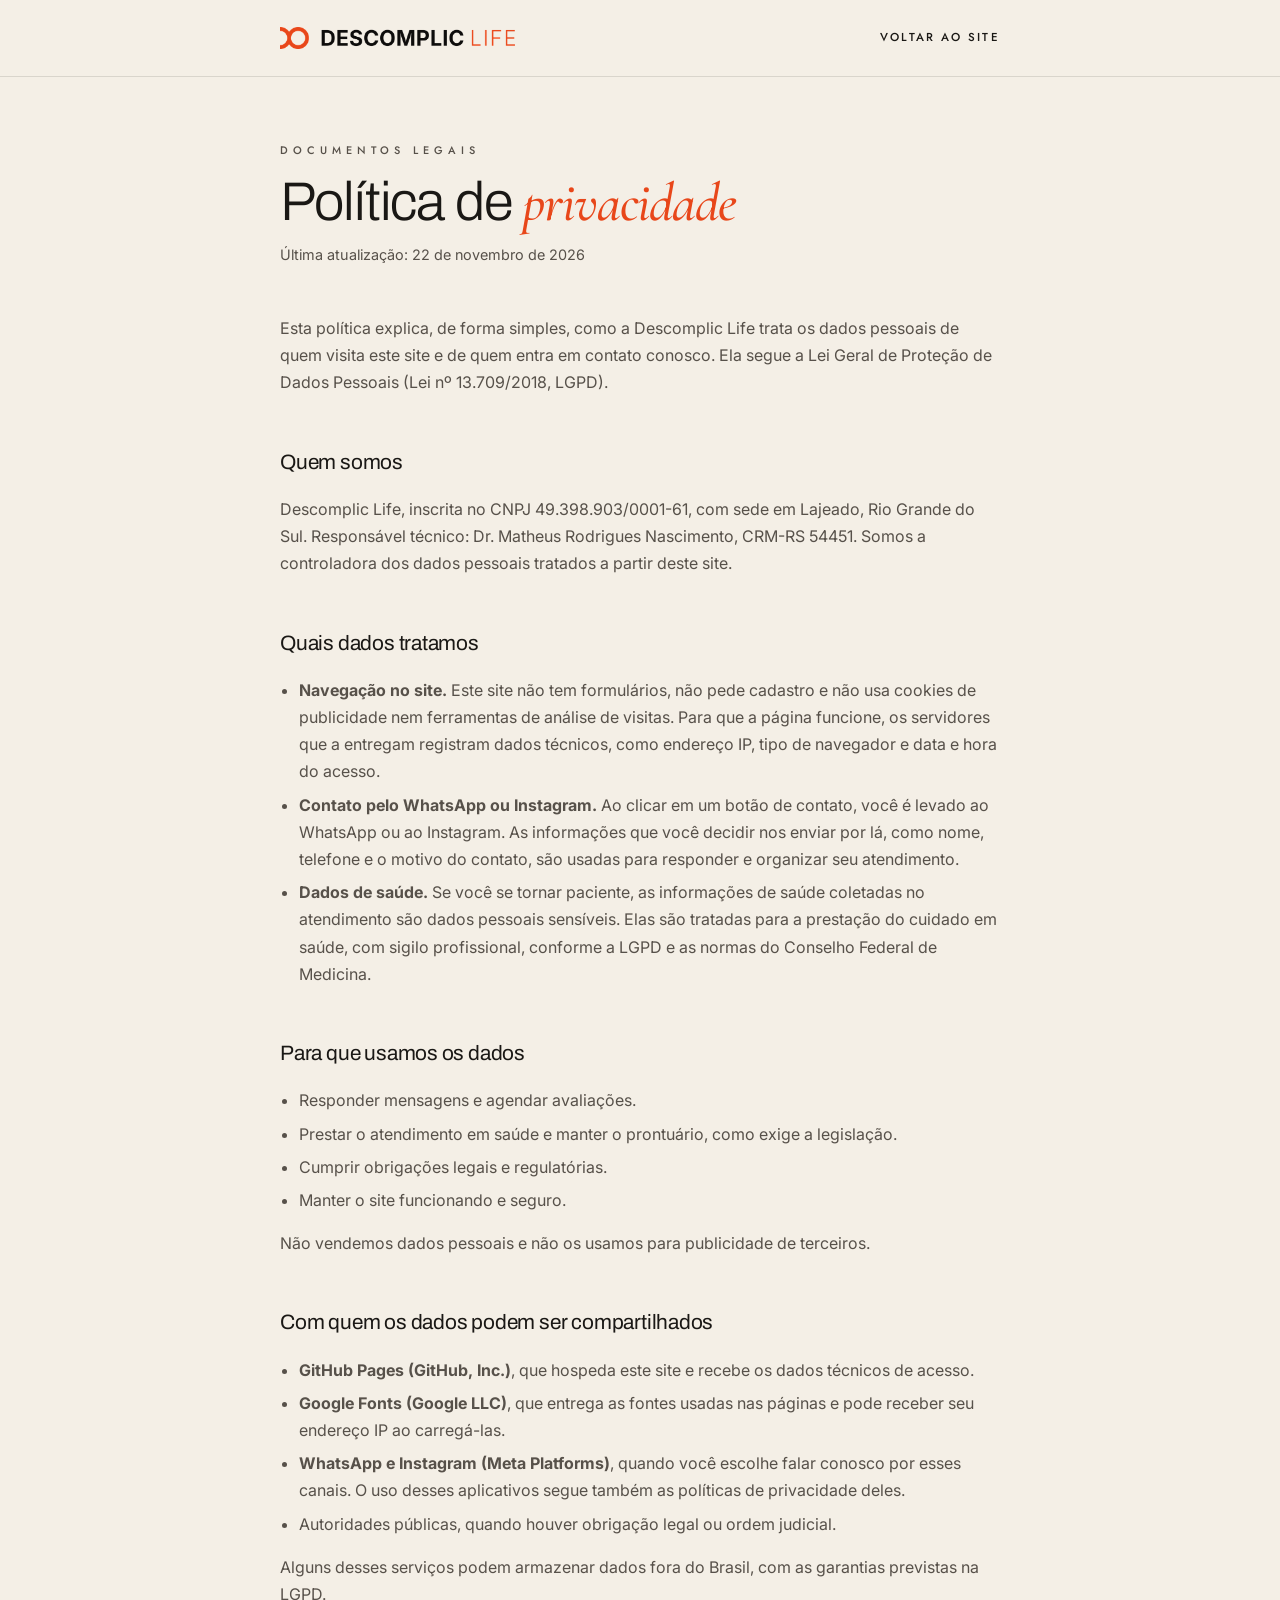
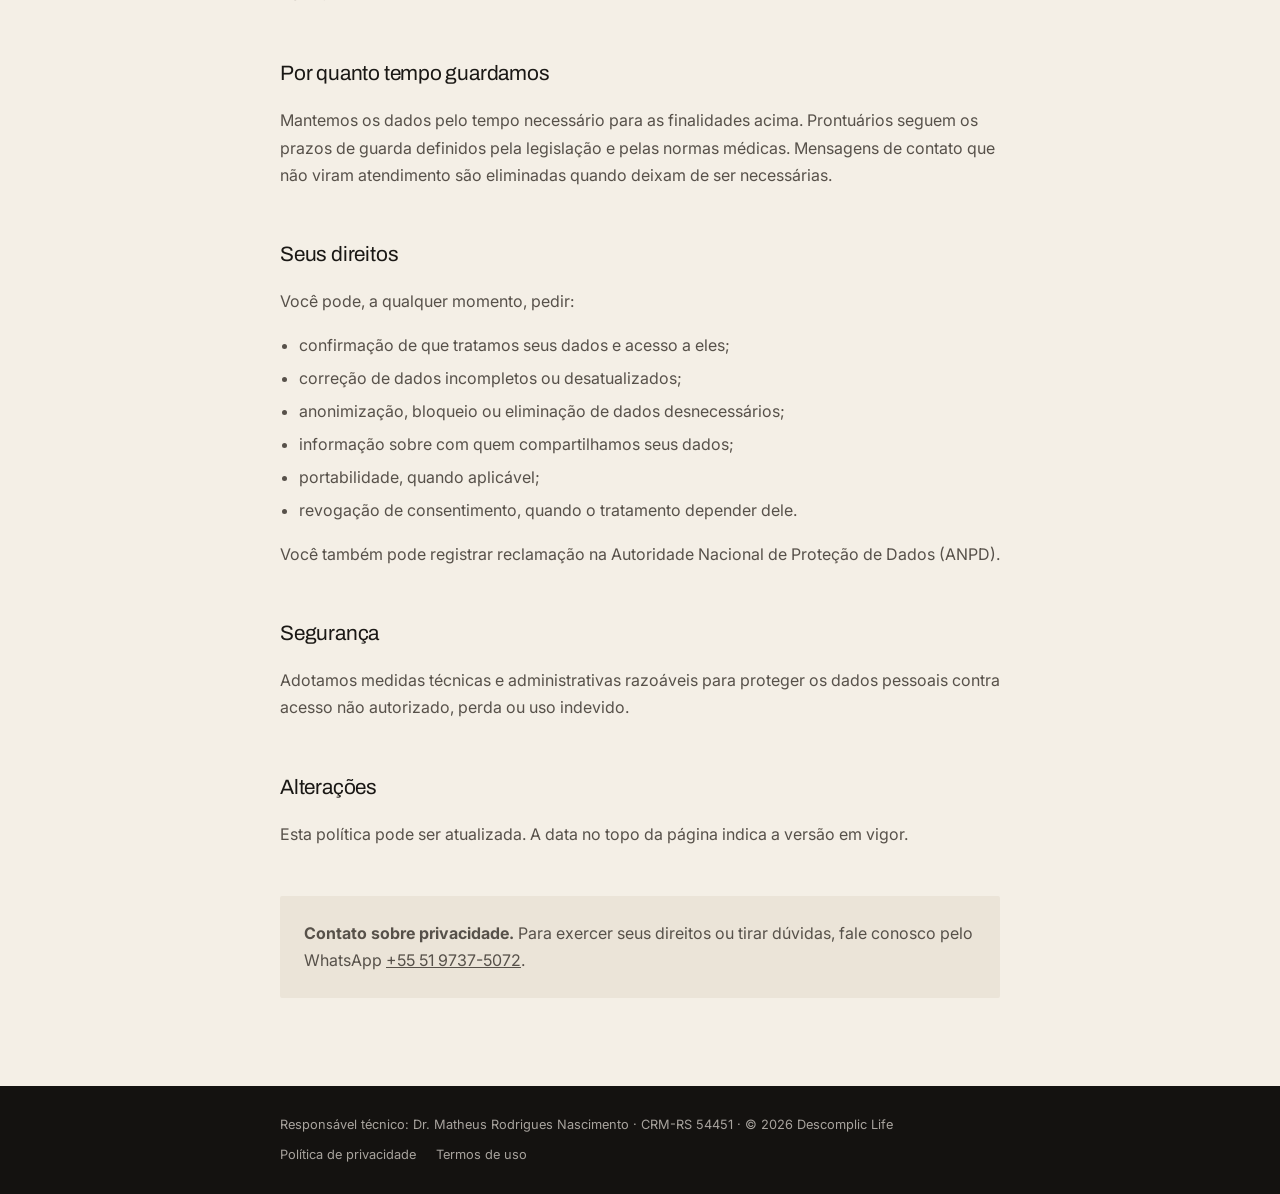
<file: privacidade.html>
<!DOCTYPE html>
<html lang="pt-BR">
<head>
<meta charset="utf-8">
<meta name="viewport" content="width=device-width, initial-scale=1">
<title>Política de privacidade · Descomplic Life</title>
<meta name="description" content="Como a Descomplic Life trata os dados pessoais de quem visita o site e entra em contato conosco.">
<link rel="canonical" href="https://www.descompliclife.com/privacidade.html">
<link rel="icon" type="image/png" href="favicon.png">
<meta name="theme-color" content="#F4EFE6">
<link rel="preconnect" href="https://fonts.googleapis.com">
<link rel="preconnect" href="https://fonts.gstatic.com" crossorigin>
<link rel="stylesheet" href="https://fonts.googleapis.com/css2?family=Archivo:wght@300;400&family=Cormorant+Garamond:ital,wght@1,500&family=Inter:wght@400;500&family=Jost:wght@500&display=swap">
<link rel="stylesheet" href="legal.css">
</head>
<body>
<header><div class="in">
  <a href="./" aria-label="Descomplic Life, início"><img src="img/logo-h-light.png" alt="Descomplic Life" width="760" height="71"></a>
  <a class="back" href="./">Voltar ao site</a>
</div></header>

<main>
  <p class="eyebrow">Documentos legais</p>
  <h1>Política de <span class="em">privacidade</span></h1>
  <p class="upd">Última atualização: 22 de novembro de 2026</p>

  <p>Esta política explica, de forma simples, como a Descomplic Life trata os dados pessoais de quem visita este site e de quem entra em contato conosco. Ela segue a Lei Geral de Proteção de Dados Pessoais (Lei nº 13.709/2018, LGPD).</p>

  <h2>Quem somos</h2>
  <p>Descomplic Life, inscrita no CNPJ 49.398.903/0001-61, com sede em Lajeado, Rio Grande do Sul. Responsável técnico: Dr. Matheus Rodrigues Nascimento, CRM-RS 54451. Somos a controladora dos dados pessoais tratados a partir deste site.</p>

  <h2>Quais dados tratamos</h2>
  <ul>
    <li><strong>Navegação no site.</strong> Este site não tem formulários, não pede cadastro e não usa cookies de publicidade nem ferramentas de análise de visitas. Para que a página funcione, os servidores que a entregam registram dados técnicos, como endereço IP, tipo de navegador e data e hora do acesso.</li>
    <li><strong>Contato pelo WhatsApp ou Instagram.</strong> Ao clicar em um botão de contato, você é levado ao WhatsApp ou ao Instagram. As informações que você decidir nos enviar por lá, como nome, telefone e o motivo do contato, são usadas para responder e organizar seu atendimento.</li>
    <li><strong>Dados de saúde.</strong> Se você se tornar paciente, as informações de saúde coletadas no atendimento são dados pessoais sensíveis. Elas são tratadas para a prestação do cuidado em saúde, com sigilo profissional, conforme a LGPD e as normas do Conselho Federal de Medicina.</li>
  </ul>

  <h2>Para que usamos os dados</h2>
  <ul>
    <li>Responder mensagens e agendar avaliações.</li>
    <li>Prestar o atendimento em saúde e manter o prontuário, como exige a legislação.</li>
    <li>Cumprir obrigações legais e regulatórias.</li>
    <li>Manter o site funcionando e seguro.</li>
  </ul>
  <p>Não vendemos dados pessoais e não os usamos para publicidade de terceiros.</p>

  <h2>Com quem os dados podem ser compartilhados</h2>
  <ul>
    <li><strong>GitHub Pages (GitHub, Inc.)</strong>, que hospeda este site e recebe os dados técnicos de acesso.</li>
    <li><strong>Google Fonts (Google LLC)</strong>, que entrega as fontes usadas nas páginas e pode receber seu endereço IP ao carregá-las.</li>
    <li><strong>WhatsApp e Instagram (Meta Platforms)</strong>, quando você escolhe falar conosco por esses canais. O uso desses aplicativos segue também as políticas de privacidade deles.</li>
    <li>Autoridades públicas, quando houver obrigação legal ou ordem judicial.</li>
  </ul>
  <p>Alguns desses serviços podem armazenar dados fora do Brasil, com as garantias previstas na LGPD.</p>

  <h2>Por quanto tempo guardamos</h2>
  <p>Mantemos os dados pelo tempo necessário para as finalidades acima. Prontuários seguem os prazos de guarda definidos pela legislação e pelas normas médicas. Mensagens de contato que não viram atendimento são eliminadas quando deixam de ser necessárias.</p>

  <h2>Seus direitos</h2>
  <p>Você pode, a qualquer momento, pedir:</p>
  <ul>
    <li>confirmação de que tratamos seus dados e acesso a eles;</li>
    <li>correção de dados incompletos ou desatualizados;</li>
    <li>anonimização, bloqueio ou eliminação de dados desnecessários;</li>
    <li>informação sobre com quem compartilhamos seus dados;</li>
    <li>portabilidade, quando aplicável;</li>
    <li>revogação de consentimento, quando o tratamento depender dele.</li>
  </ul>
  <p>Você também pode registrar reclamação na Autoridade Nacional de Proteção de Dados (ANPD).</p>

  <h2>Segurança</h2>
  <p>Adotamos medidas técnicas e administrativas razoáveis para proteger os dados pessoais contra acesso não autorizado, perda ou uso indevido.</p>

  <h2>Alterações</h2>
  <p>Esta política pode ser atualizada. A data no topo da página indica a versão em vigor.</p>

  <div class="box">
    <p><strong>Contato sobre privacidade.</strong> Para exercer seus direitos ou tirar dúvidas, fale conosco pelo WhatsApp <a href="https://wa.me/555197375072" target="_blank" rel="noopener">+55 51 9737-5072</a>.</p>
  </div>
</main>

<footer><div class="in">
  <span>Responsável técnico: Dr. Matheus Rodrigues Nascimento · CRM-RS 54451 · © 2026 Descomplic Life</span>
  <nav><a href="privacidade.html">Política de privacidade</a><a href="termos.html">Termos de uso</a></nav>
</div></footer>
</body>
</html>
</file>
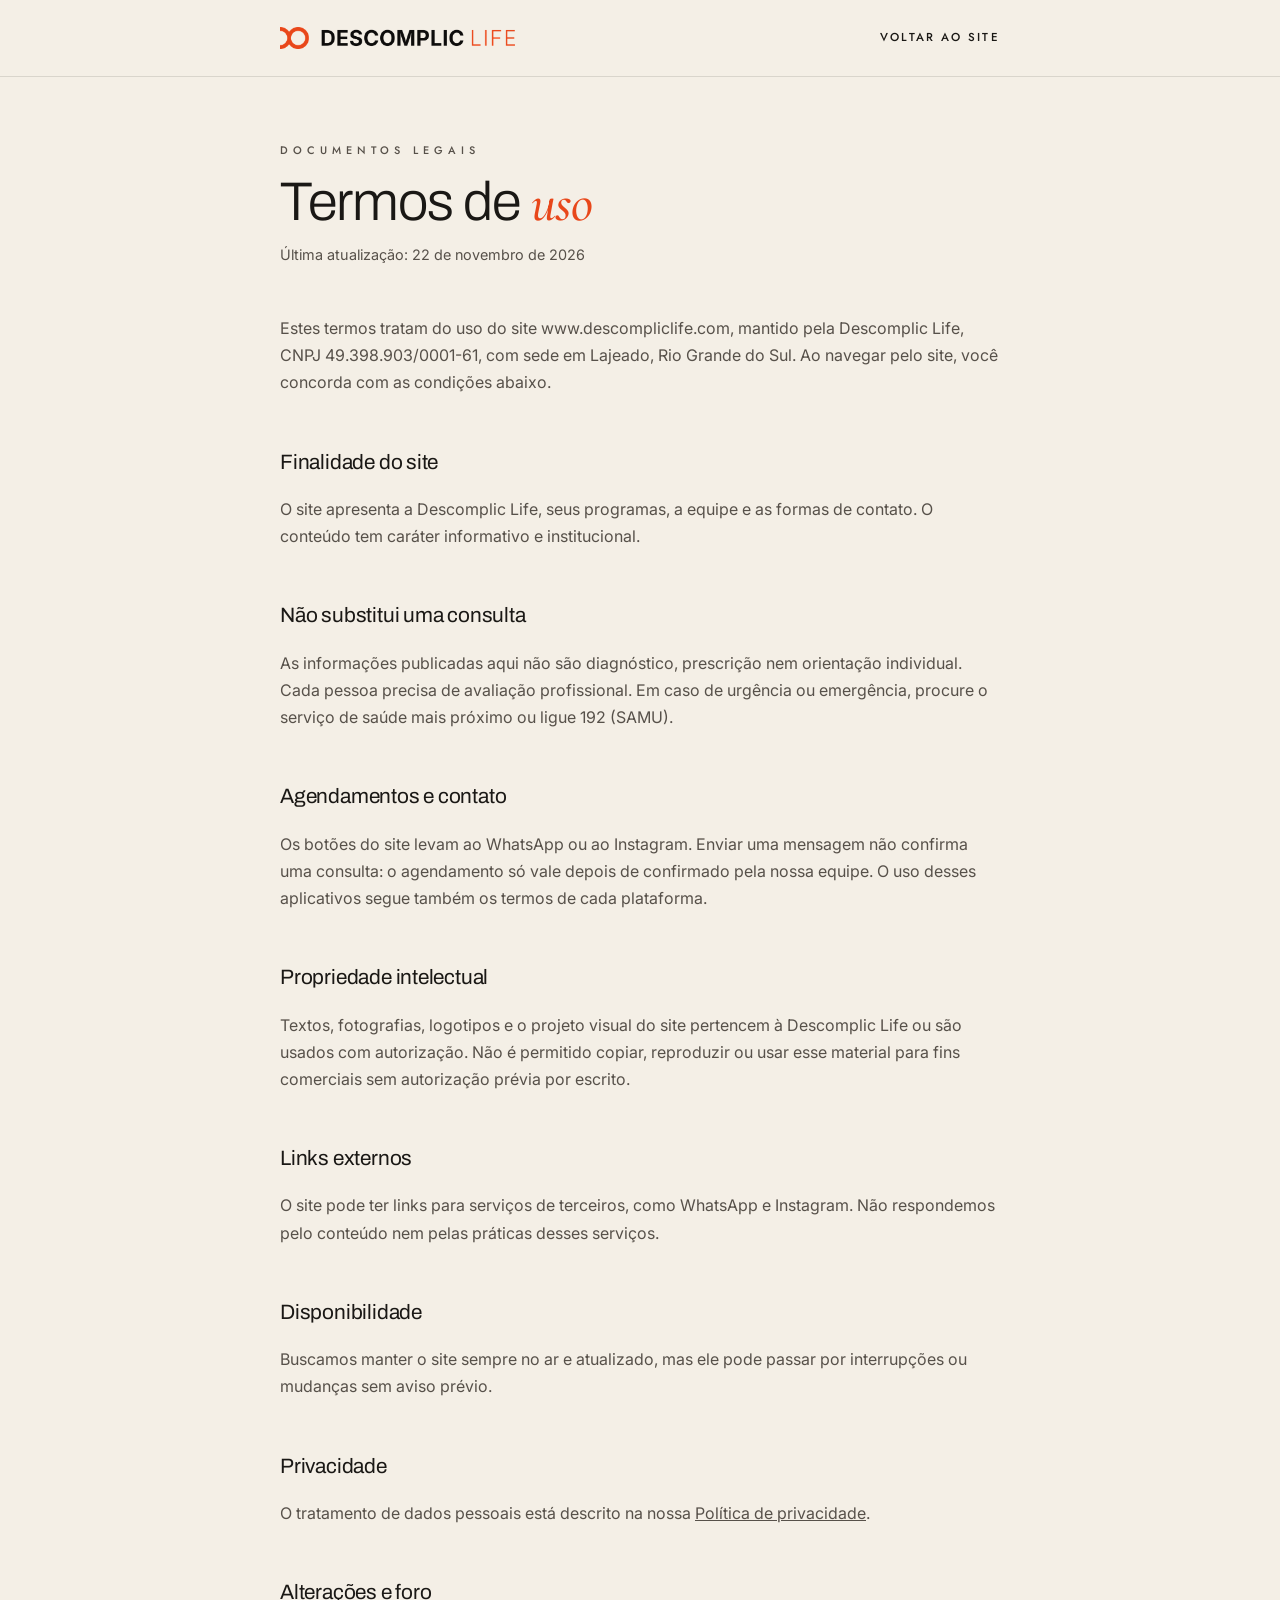
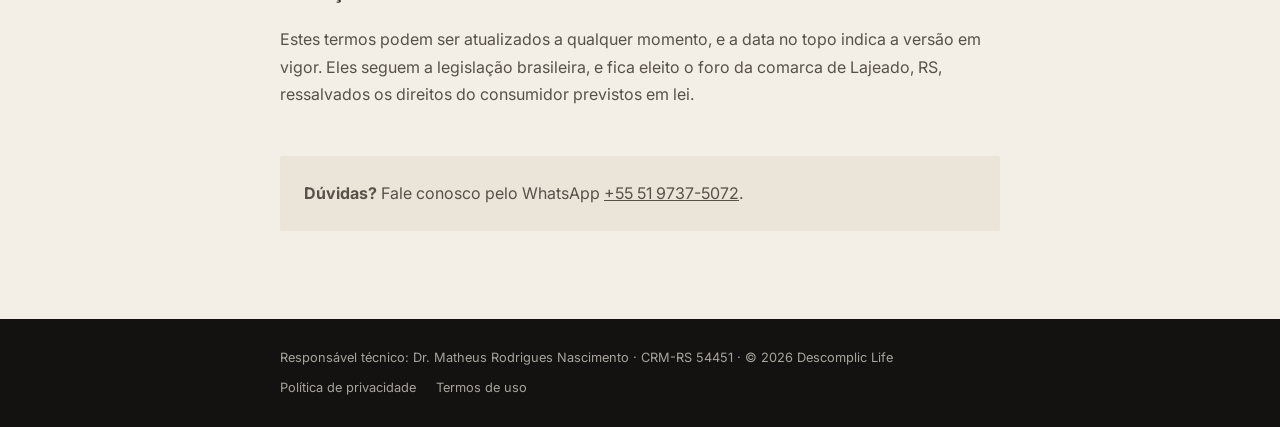
<file: termos.html>
<!DOCTYPE html>
<html lang="pt-BR">
<head>
<meta charset="utf-8">
<meta name="viewport" content="width=device-width, initial-scale=1">
<title>Termos de uso · Descomplic Life</title>
<meta name="description" content="Condições de uso do site da Descomplic Life.">
<link rel="canonical" href="https://www.descompliclife.com/termos.html">
<link rel="icon" type="image/png" href="favicon.png">
<meta name="theme-color" content="#F4EFE6">
<link rel="preconnect" href="https://fonts.googleapis.com">
<link rel="preconnect" href="https://fonts.gstatic.com" crossorigin>
<link rel="stylesheet" href="https://fonts.googleapis.com/css2?family=Archivo:wght@300;400&family=Cormorant+Garamond:ital,wght@1,500&family=Inter:wght@400;500&family=Jost:wght@500&display=swap">
<link rel="stylesheet" href="legal.css">
</head>
<body>
<header><div class="in">
  <a href="./" aria-label="Descomplic Life, início"><img src="img/logo-h-light.png" alt="Descomplic Life" width="760" height="71"></a>
  <a class="back" href="./">Voltar ao site</a>
</div></header>

<main>
  <p class="eyebrow">Documentos legais</p>
  <h1>Termos de <span class="em">uso</span></h1>
  <p class="upd">Última atualização: 22 de novembro de 2026</p>

  <p>Estes termos tratam do uso do site www.descompliclife.com, mantido pela Descomplic Life, CNPJ 49.398.903/0001-61, com sede em Lajeado, Rio Grande do Sul. Ao navegar pelo site, você concorda com as condições abaixo.</p>

  <h2>Finalidade do site</h2>
  <p>O site apresenta a Descomplic Life, seus programas, a equipe e as formas de contato. O conteúdo tem caráter informativo e institucional.</p>

  <h2>Não substitui uma consulta</h2>
  <p>As informações publicadas aqui não são diagnóstico, prescrição nem orientação individual. Cada pessoa precisa de avaliação profissional. Em caso de urgência ou emergência, procure o serviço de saúde mais próximo ou ligue 192 (SAMU).</p>

  <h2>Agendamentos e contato</h2>
  <p>Os botões do site levam ao WhatsApp ou ao Instagram. Enviar uma mensagem não confirma uma consulta: o agendamento só vale depois de confirmado pela nossa equipe. O uso desses aplicativos segue também os termos de cada plataforma.</p>

  <h2>Propriedade intelectual</h2>
  <p>Textos, fotografias, logotipos e o projeto visual do site pertencem à Descomplic Life ou são usados com autorização. Não é permitido copiar, reproduzir ou usar esse material para fins comerciais sem autorização prévia por escrito.</p>

  <h2>Links externos</h2>
  <p>O site pode ter links para serviços de terceiros, como WhatsApp e Instagram. Não respondemos pelo conteúdo nem pelas práticas desses serviços.</p>

  <h2>Disponibilidade</h2>
  <p>Buscamos manter o site sempre no ar e atualizado, mas ele pode passar por interrupções ou mudanças sem aviso prévio.</p>

  <h2>Privacidade</h2>
  <p>O tratamento de dados pessoais está descrito na nossa <a href="privacidade.html">Política de privacidade</a>.</p>

  <h2>Alterações e foro</h2>
  <p>Estes termos podem ser atualizados a qualquer momento, e a data no topo indica a versão em vigor. Eles seguem a legislação brasileira, e fica eleito o foro da comarca de Lajeado, RS, ressalvados os direitos do consumidor previstos em lei.</p>

  <div class="box">
    <p><strong>Dúvidas?</strong> Fale conosco pelo WhatsApp <a href="https://wa.me/555197375072" target="_blank" rel="noopener">+55 51 9737-5072</a>.</p>
  </div>
</main>

<footer><div class="in">
  <span>Responsável técnico: Dr. Matheus Rodrigues Nascimento · CRM-RS 54451 · © 2026 Descomplic Life</span>
  <nav><a href="privacidade.html">Política de privacidade</a><a href="termos.html">Termos de uso</a></nav>
</div></footer>
</body>
</html>
</file>
<file: legal.css>
:root{--paper:#F4EFE6;--paper-2:#EBE4D8;--ink:#1A1815;--ink-2:#57514A;--line:rgba(26,24,21,.12);--onyx:#141210;--on-dark-2:rgba(244,239,230,.66);--orange:#E8471A;color-scheme:light}
*{box-sizing:border-box}
html{-webkit-text-size-adjust:100%}
body{margin:0;background:var(--paper);color:var(--ink);font-family:'Inter',system-ui,-apple-system,'Segoe UI',sans-serif;font-size:1rem;line-height:1.7}
a{color:inherit}
header{border-bottom:1px solid var(--line);background:var(--paper)}
header .in,main,footer .in{max-width:760px;margin:0 auto;padding-inline:20px}
header .in{display:flex;align-items:center;justify-content:space-between;gap:16px;min-height:76px}
header img{height:22px;width:auto;display:block}
header .back{font-family:'Jost',sans-serif;font-size:.72rem;font-weight:500;letter-spacing:.2em;text-transform:uppercase;text-decoration:none}
header .back:hover{color:var(--orange)}
main{padding-block:64px 88px}
.eyebrow{margin:0 0 14px;font-family:'Jost',sans-serif;font-size:.68rem;font-weight:500;letter-spacing:.46em;text-transform:uppercase;color:var(--ink-2)}
h1{margin:0 0 10px;font-family:'Archivo',sans-serif;font-weight:300;font-size:clamp(2.2rem,6vw,3.4rem);line-height:1.05;letter-spacing:-.02em}
h1 .em{font-family:'Cormorant Garamond',Georgia,serif;font-style:italic;font-weight:500;color:var(--orange)}
.upd{margin:0 0 48px;color:var(--ink-2);font-size:.9rem}
h2{margin:48px 0 12px;font-family:'Archivo',sans-serif;font-weight:400;font-size:1.3rem;letter-spacing:-.01em}
p,li{color:var(--ink-2)}
ul{padding-left:1.2em}
li{margin:6px 0}
.box{margin-top:48px;padding:24px;background:var(--paper-2);border-radius:2px}
.box p{margin:0}
footer{background:var(--onyx);color:var(--on-dark-2);font-size:.8rem;padding-block:28px}
footer .in{display:flex;flex-wrap:wrap;justify-content:space-between;gap:8px 24px}
footer nav{display:flex;gap:20px}
footer a{text-decoration:none}
footer a:hover{text-decoration:underline}
</file>
